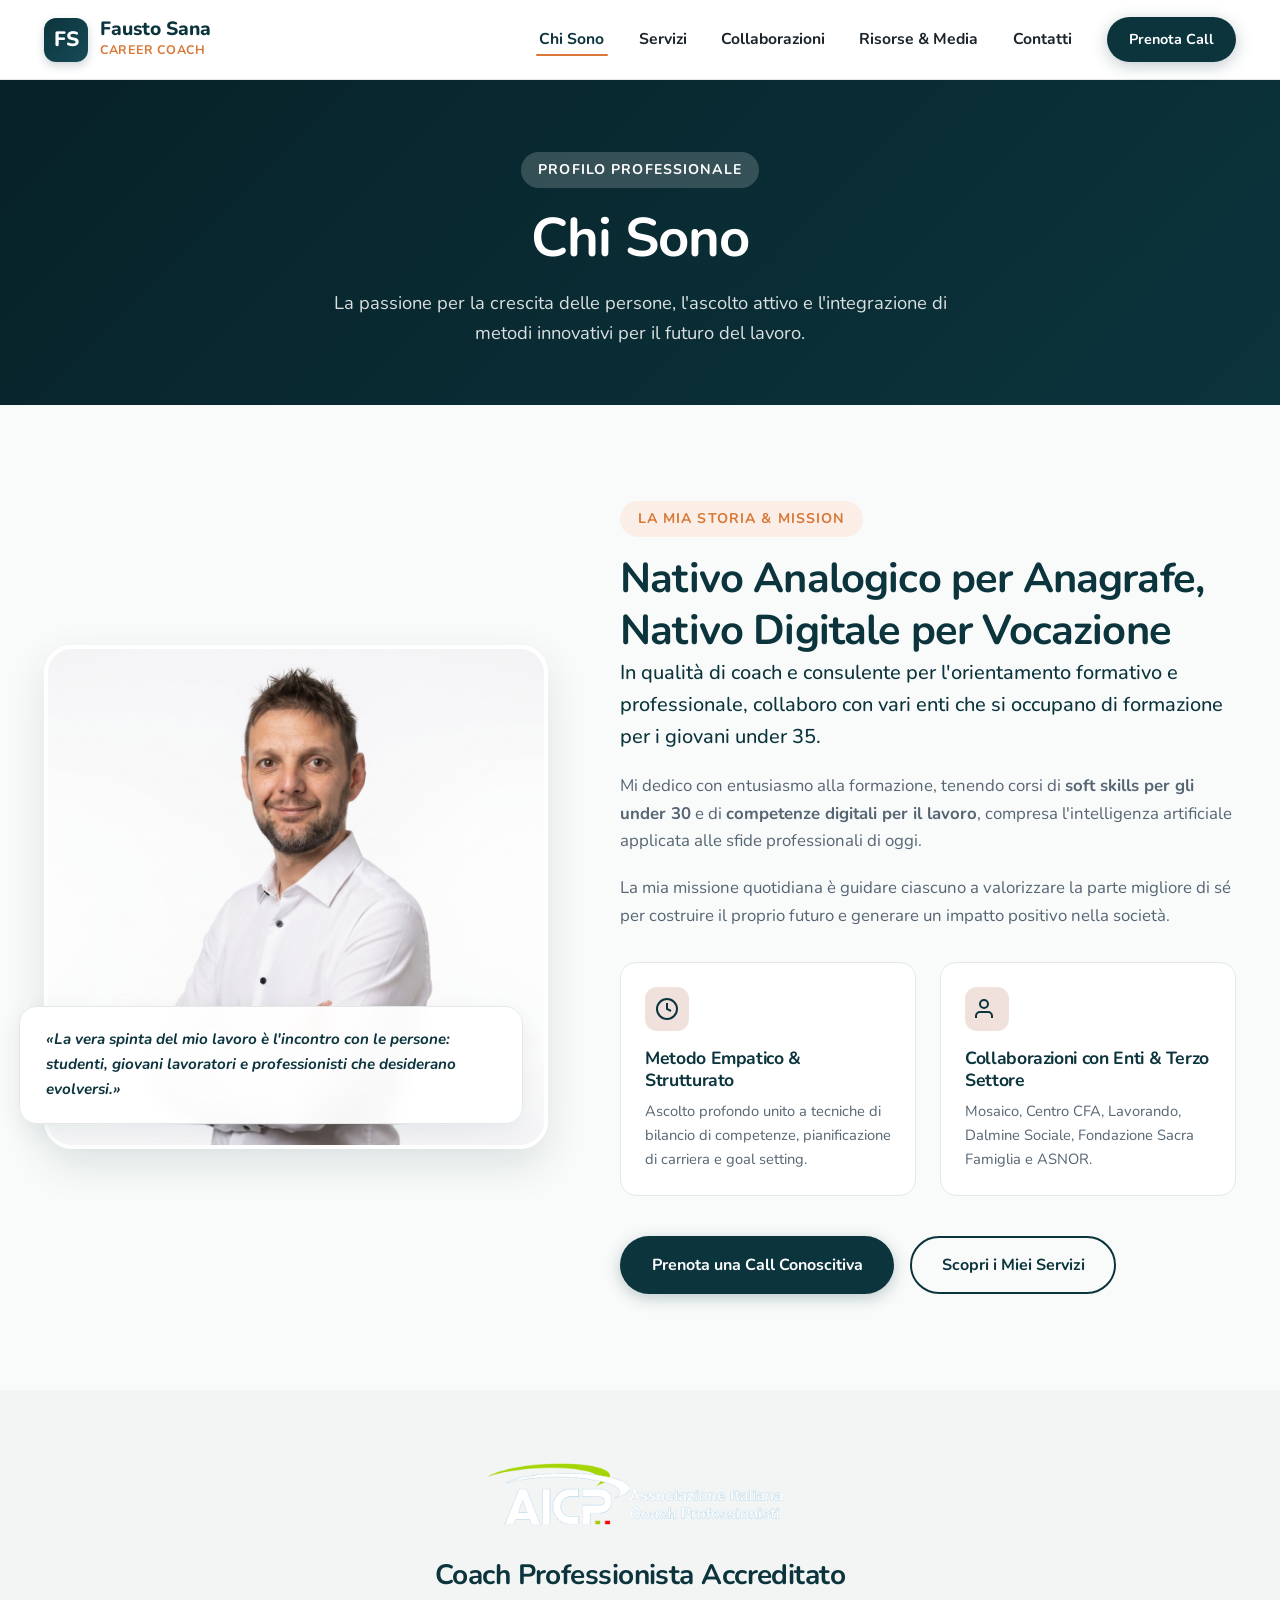
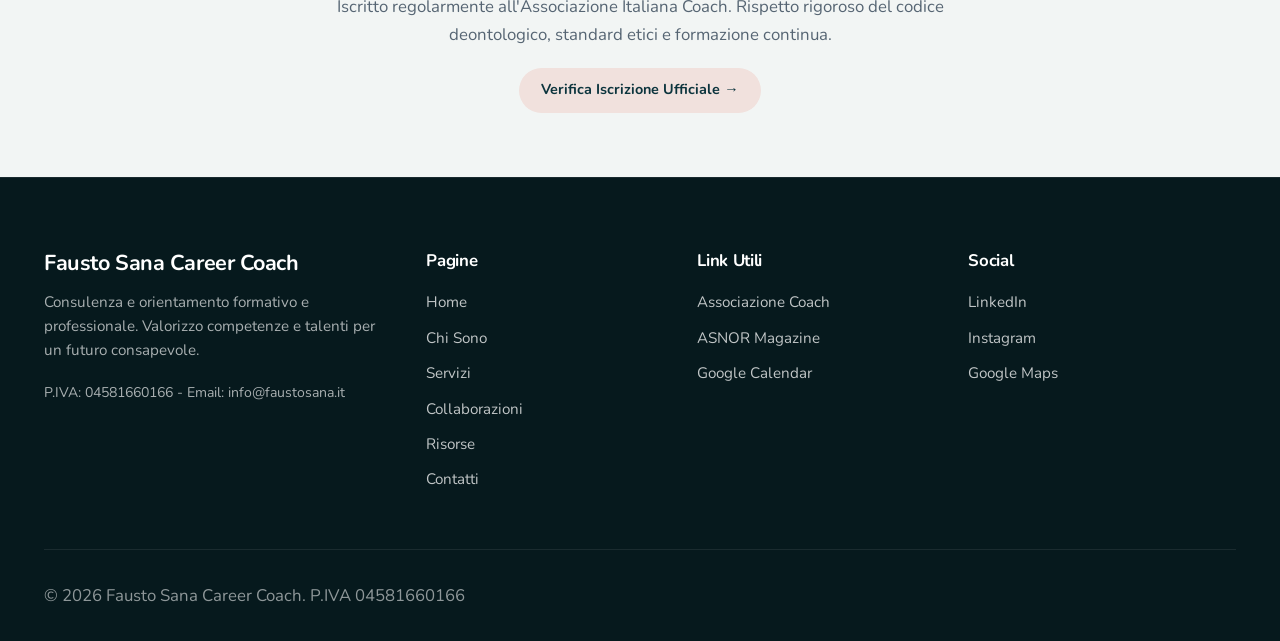
<file: chi-sono.html>
﻿<!DOCTYPE html>
<html lang="it">
<head>
  <meta charset="UTF-8">
  <meta name="viewport" content="width=device-width, initial-scale=1.0">
  <title>Chi Sono | Fausto Sana Career Coach</title>
  <meta name="description" content="Conosci da vicino Fausto Sana: coach professionista e orientatore. Oltre 8 anni di esperienza con giovani under 35, studenti, enti di formazione e terzo settore.">
  <link rel="stylesheet" href="style.css">
  <link rel="icon" type="image/svg+xml" href="data:image/svg+xml,<svg xmlns='http://www.w3.org/2000/svg' viewBox='0 0 100 100'><rect width='100' height='100' rx='20' fill='%230c343d'/><text x='50%' y='68%' font-size='55' font-family='Arial Rounded MT Bold, sans-serif' font-weight='bold' fill='%23ffffff' text-anchor='middle'>FS</text></svg>">
</head>
<body>

  <!-- Site Header -->
  <header class="site-header" id="top">
    <div class="container header-container">
      <a href="index.html" class="brand-logo" aria-label="Fausto Sana Home">
        <div class="brand-icon-box">FS</div>
        <div class="brand-text">
          <span class="brand-name">Fausto Sana</span>
          <span class="brand-tagline">Career Coach</span>
        </div>
      </a>

      <nav class="main-nav" aria-label="Navigazione principale">
        <ul class="nav-links">
          <li><a href="chi-sono.html" class="nav-link active">Chi Sono</a></li>
          <li><a href="servizi.html" class="nav-link">Servizi</a></li>
          <li><a href="collaborazioni.html" class="nav-link">Collaborazioni</a></li>
          <li><a href="risorse.html" class="nav-link">Risorse & Media</a></li>
          <li><a href="contatti.html" class="nav-link">Contatti</a></li>
        </ul>

        <div class="header-cta">
          <a href="https://calendar.app.google/LezU9nVf5arMyUR56" target="_blank" rel="noopener noreferrer" class="btn btn-primary btn-sm">
            Prenota Call
          </a>
        </div>
      </nav>

      <button class="mobile-toggle" aria-label="Apri menu mobile" aria-expanded="false">
        <svg width="26" height="26" viewBox="0 0 24 24" fill="none" stroke="currentColor" stroke-width="2"><line x1="3" y1="12" x2="21" y2="12"></line><line x1="3" y1="6" x2="21" y2="6"></line><line x1="3" y1="18" x2="21" y2="18"></line></svg>
      </button>
    </div>
  </header>

  <!-- Page Banner -->
  <div style="background: linear-gradient(135deg, var(--color-primary-dark), var(--color-primary)); color: #fff; padding: 4.5rem 0 3.5rem 0; text-align: center;">
    <div class="container">
      <span class="section-badge badge-white">Profilo Professionale</span>
      <h1 style="color: #fff; margin-bottom: 1rem;">Chi Sono</h1>
      <p style="color: rgba(255,255,255,0.85); max-width: 650px; margin: 0 auto; font-size: 1.15rem;">
        La passione per la crescita delle persone, l'ascolto attivo e l'integrazione di metodi innovativi per il futuro del lavoro.
      </p>
    </div>
  </div>

  <!-- Detailed About Content -->
  <section class="section">
    <div class="container">
      <div class="about-grid">
        <div class="about-media">
          <div class="about-img-frame">
            <img src="fausto-sana-portrait.jpg" alt="Fausto Sana Career Coach" class="about-img">
          </div>
          <div class="about-quote-card">
            <p>«La vera spinta del mio lavoro è l'incontro con le persone: studenti, giovani lavoratori e professionisti che desiderano evolversi.»</p>
          </div>
        </div>

        <div class="about-content">
          <span class="section-badge badge-accent">La Mia Storia & Mission</span>
          <h2>Nativo Analogico per Anagrafe, Nativo Digitale per Vocazione</h2>

          <p class="lead">
            In qualità di coach e consulente per l'orientamento formativo e professionale, collaboro con vari enti che si occupano di formazione per i giovani under 35.
          </p>

          <p>
            Mi dedico con entusiasmo alla formazione, tenendo corsi di <strong>soft skills per gli under 30</strong> e di <strong>competenze digitali per il lavoro</strong>, compresa l'intelligenza artificiale applicata alle sfide professionali di oggi.
          </p>

          <p>
            La mia missione quotidiana è guidare ciascuno a valorizzare la parte migliore di sé per costruire il proprio futuro e generare un impatto positivo nella società.
          </p>

          <div class="about-highlights">
            <div class="highlight-box">
              <div class="highlight-icon">
                <svg width="24" height="24" viewBox="0 0 24 24" fill="none" stroke="currentColor" stroke-width="2"><circle cx="12" cy="12" r="10"></circle><polyline points="12 6 12 12 16 14"></polyline></svg>
              </div>
              <h4>Metodo Empatico & Strutturato</h4>
              <p>Ascolto profondo unito a tecniche di bilancio di competenze, pianificazione di carriera e goal setting.</p>
            </div>

            <div class="highlight-box">
              <div class="highlight-icon">
                <svg width="24" height="24" viewBox="0 0 24 24" fill="none" stroke="currentColor" stroke-width="2"><path d="M17 21v-2a4 4 0 0 0-4-4H5a4 4 0 0 0-4 4v2"></path><circle cx="9" cy="7" r="4"></circle></svg>
              </div>
              <h4>Collaborazioni con Enti & Terzo Settore</h4>
              <p>Mosaico, Centro CFA, Lavorando, Dalmine Sociale, Fondazione Sacra Famiglia e ASNOR.</p>
            </div>
          </div>

          <div style="display: flex; gap: 1rem; flex-wrap: wrap;">
            <a href="https://calendar.app.google/LezU9nVf5arMyUR56" target="_blank" rel="noopener noreferrer" class="btn btn-primary">
              Prenota una Call Conoscitiva
            </a>
            <a href="servizi.html" class="btn btn-outline">
              Scopri i Miei Servizi
            </a>
          </div>
        </div>
      </div>
    </div>
  </section>

  <!-- Accreditation Banner -->
  <section class="section section-alt" style="padding: 4rem 0;">
    <div class="container" style="text-align: center; max-width: 720px;">
      <img src="logo-associazionecoach.png" alt="Logo Associazione Coach" style="max-height: 80px; margin: 0 auto 1.5rem auto;">
      <h3>Coach Professionista Accreditato</h3>
      <p>Iscritto regolarmente all'Associazione Italiana Coach. Rispetto rigoroso del codice deontologico, standard etici e formazione continua.</p>
      <a href="https://associazionecoach.com/coach/fausto-sana/" target="_blank" rel="noopener noreferrer" class="btn btn-secondary btn-sm">
        Verifica Iscrizione Ufficiale →
      </a>
    </div>
  </section>

  <!-- Site Footer -->
  <footer class="site-footer">
    <div class="container">
      <div class="footer-grid">
        <div class="footer-brand">
          <h4>Fausto Sana Career Coach</h4>
          <p>Consulenza e orientamento formativo e professionale. Valorizzo competenze e talenti per un futuro consapevole.</p>
          <p style="margin-top: 1rem; font-size: 0.88rem;">P.IVA: 04581660166 - Email: info@faustosana.it</p>
        </div>
        <div class="footer-col">
          <h5>Pagine</h5>
          <div class="footer-links">
            <a href="index.html">Home</a>
            <a href="chi-sono.html">Chi Sono</a>
            <a href="servizi.html">Servizi</a>
            <a href="collaborazioni.html">Collaborazioni</a>
            <a href="risorse.html">Risorse</a>
            <a href="contatti.html">Contatti</a>
          </div>
        </div>
        <div class="footer-col">
          <h5>Link Utili</h5>
          <div class="footer-links">
            <a href="https://associazionecoach.com/coach/fausto-sana/" target="_blank">Associazione Coach</a>
            <a href="https://magazine.asnor.it/?s=sana+fausto" target="_blank">ASNOR Magazine</a>
            <a href="https://calendar.app.google/LezU9nVf5arMyUR56" target="_blank">Google Calendar</a>
          </div>
        </div>
        <div class="footer-col">
          <h5>Social</h5>
          <div class="footer-links">
            <a href="https://www.linkedin.com/in/fausto-sana/" target="_blank">LinkedIn</a>
            <a href="https://www.instagram.com/faustosana.careercoach/" target="_blank">Instagram</a>
            <a href="https://maps.app.goo.gl/xNa2UB5FN15zC3u29" target="_blank">Google Maps</a>
          </div>
        </div>
      </div>
      <div class="footer-bottom">
        <p>© 2026 Fausto Sana Career Coach. P.IVA 04581660166</p>
      </div>
    </div>
  </footer>

  <script src="main.js"></script>
</body>
</html>
</file>
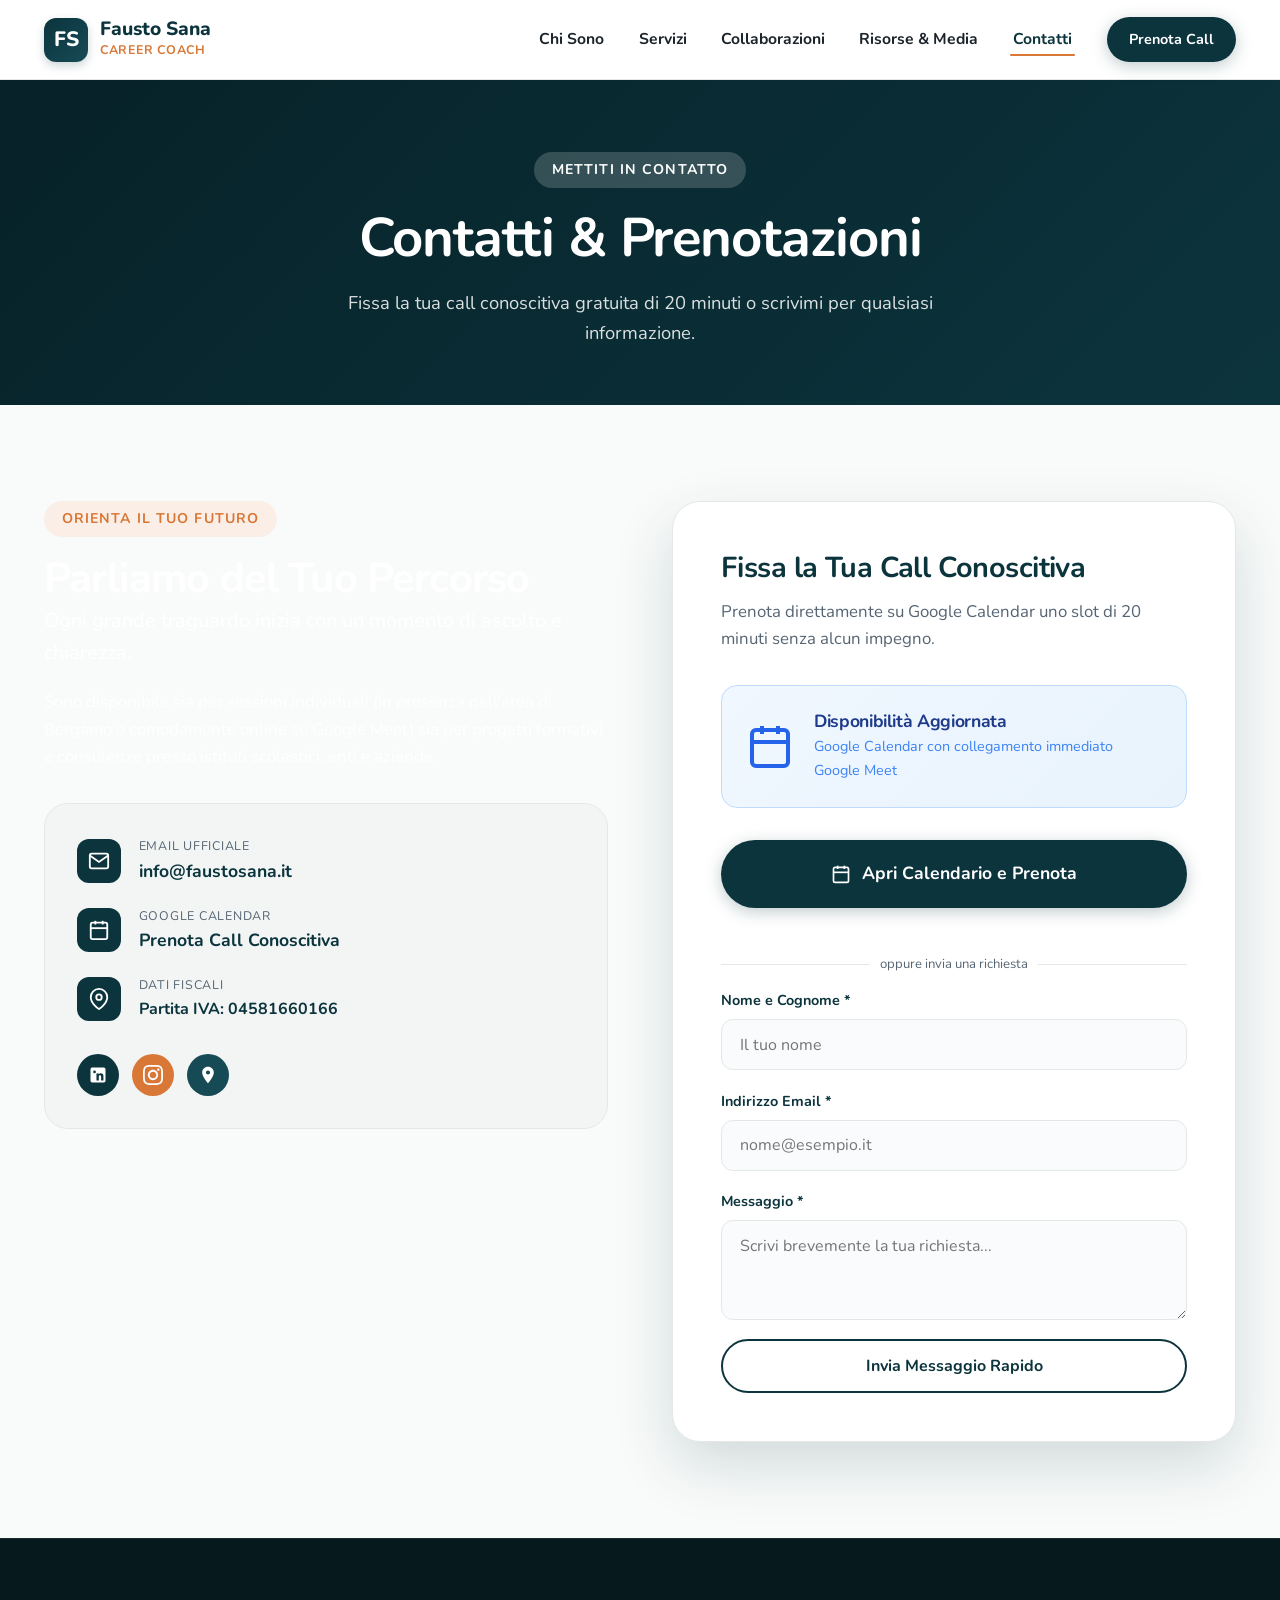
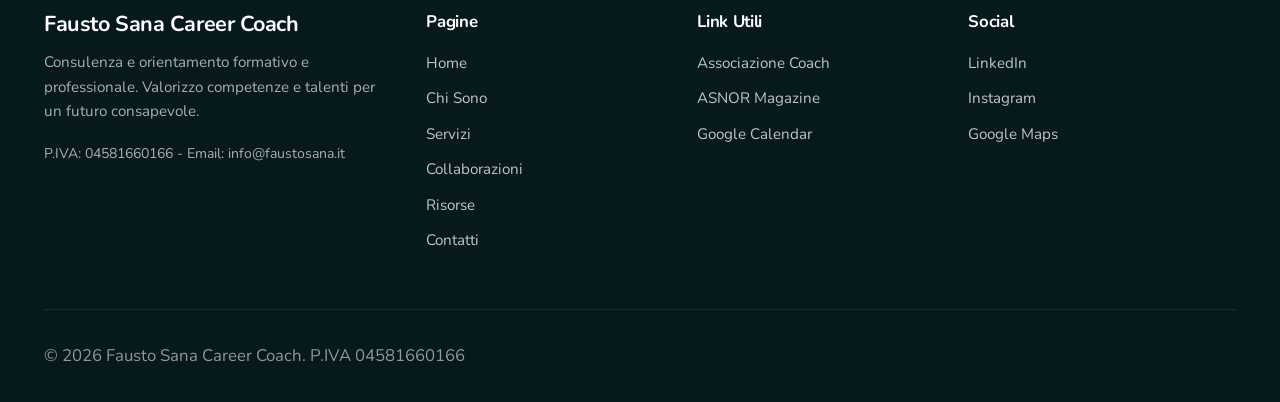
<file: contatti.html>
﻿<!DOCTYPE html>
<html lang="it">
<head>
  <meta charset="UTF-8">
  <meta name="viewport" content="width=device-width, initial-scale=1.0">
  <title>Contatti & Prenotazioni | Fausto Sana Career Coach</title>
  <meta name="description" content="Contatta Fausto Sana, Career Coach e Orientatore: prenota una videochiamata conoscitiva gratuita su Google Calendar o invia una richiesta via email.">
  <link rel="stylesheet" href="style.css">
  <link rel="icon" type="image/svg+xml" href="data:image/svg+xml,<svg xmlns='http://www.w3.org/2000/svg' viewBox='0 0 100 100'><rect width='100' height='100' rx='20' fill='%230c343d'/><text x='50%' y='68%' font-size='55' font-family='Arial Rounded MT Bold, sans-serif' font-weight='bold' fill='%23ffffff' text-anchor='middle'>FS</text></svg>">
</head>
<body>

  <!-- Site Header -->
  <header class="site-header" id="top">
    <div class="container header-container">
      <a href="index.html" class="brand-logo" aria-label="Fausto Sana Home">
        <div class="brand-icon-box">FS</div>
        <div class="brand-text">
          <span class="brand-name">Fausto Sana</span>
          <span class="brand-tagline">Career Coach</span>
        </div>
      </a>

      <nav class="main-nav" aria-label="Navigazione principale">
        <ul class="nav-links">
          <li><a href="chi-sono.html" class="nav-link">Chi Sono</a></li>
          <li><a href="servizi.html" class="nav-link">Servizi</a></li>
          <li><a href="collaborazioni.html" class="nav-link">Collaborazioni</a></li>
          <li><a href="risorse.html" class="nav-link">Risorse & Media</a></li>
          <li><a href="contatti.html" class="nav-link active">Contatti</a></li>
        </ul>

        <div class="header-cta">
          <a href="https://calendar.app.google/LezU9nVf5arMyUR56" target="_blank" rel="noopener noreferrer" class="btn btn-primary btn-sm">
            Prenota Call
          </a>
        </div>
      </nav>

      <button class="mobile-toggle" aria-label="Apri menu mobile" aria-expanded="false">
        <svg width="26" height="26" viewBox="0 0 24 24" fill="none" stroke="currentColor" stroke-width="2"><line x1="3" y1="12" x2="21" y2="12"></line><line x1="3" y1="6" x2="21" y2="6"></line><line x1="3" y1="18" x2="21" y2="18"></line></svg>
      </button>
    </div>
  </header>

  <!-- Page Banner -->
  <div style="background: linear-gradient(135deg, var(--color-primary-dark), var(--color-primary)); color: #fff; padding: 4.5rem 0 3.5rem 0; text-align: center;">
    <div class="container">
      <span class="section-badge badge-white">Mettiti in Contatto</span>
      <h1 style="color: #fff; margin-bottom: 1rem;">Contatti & Prenotazioni</h1>
      <p style="color: rgba(255,255,255,0.85); max-width: 650px; margin: 0 auto; font-size: 1.15rem;">
        Fissa la tua call conoscitiva gratuita di 20 minuti o scrivimi per qualsiasi informazione.
      </p>
    </div>
  </div>

  <!-- Contact Section -->
  <section class="section">
    <div class="container">
      <div class="contact-grid">
        <!-- Left: Info -->
        <div class="contact-info-col" style="color: var(--color-text);">
          <span class="section-badge badge-accent">Orienta il Tuo Futuro</span>
          <h2>Parliamo del Tuo Percorso</h2>
          <p class="lead">
            Ogni grande traguardo inizia con un momento di ascolto e chiarezza.
          </p>
          <p>
            Sono disponibile sia per sessioni individuali (in presenza nell'area di Bergamo o comodamente online su Google Meet) sia per progetti formativi e consulenze presso istituti scolastici, enti e aziende.
          </p>

          <div class="contact-card-box" style="background-color: var(--color-surface-alt); border-color: var(--color-border); color: var(--color-text);">
            <div class="contact-methods-list">
              <div class="contact-method-item">
                <div class="contact-method-icon" style="background-color: var(--color-primary); color: #fff;">
                  <svg width="22" height="22" viewBox="0 0 24 24" fill="none" stroke="currentColor" stroke-width="2"><path d="M4 4h16c1.1 0 2 .9 2 2v12c0 1.1-.9 2-2 2H4c-1.1 0-2-.9-2-2V6c0-1.1.9-2 2-2z"></path><polyline points="22,6 12,13 2,6"></polyline></svg>
                </div>
                <div class="contact-method-detail">
                  <small style="color: var(--color-text-muted);">Email Ufficiale</small>
                  <a href="mailto:info@faustosana.it" style="color: var(--color-primary);">info@faustosana.it</a>
                </div>
              </div>

              <div class="contact-method-item">
                <div class="contact-method-icon" style="background-color: var(--color-primary); color: #fff;">
                  <svg width="22" height="22" viewBox="0 0 24 24" fill="none" stroke="currentColor" stroke-width="2"><rect x="3" y="4" width="18" height="18" rx="2" ry="2"></rect><line x1="16" y1="2" x2="16" y2="6"></line><line x1="8" y1="2" x2="8" y2="6"></line><line x1="3" y1="10" x2="21" y2="10"></line></svg>
                </div>
                <div class="contact-method-detail">
                  <small style="color: var(--color-text-muted);">Google Calendar</small>
                  <a href="https://calendar.app.google/LezU9nVf5arMyUR56" target="_blank" rel="noopener noreferrer" style="color: var(--color-primary);">Prenota Call Conoscitiva</a>
                </div>
              </div>

              <div class="contact-method-item">
                <div class="contact-method-icon" style="background-color: var(--color-primary); color: #fff;">
                  <svg width="22" height="22" viewBox="0 0 24 24" fill="none" stroke="currentColor" stroke-width="2"><path d="M21 10c0 7-9 13-9 13s-9-6-9-13a9 9 0 0 1 18 0z"></path><circle cx="12" cy="10" r="3"></circle></svg>
                </div>
                <div class="contact-method-detail">
                  <small style="color: var(--color-text-muted);">Dati Fiscali</small>
                  <span style="font-family: var(--font-brand); font-weight: 700; color: var(--color-primary);">Partita IVA: 04581660166</span>
                </div>
              </div>
            </div>

            <div class="social-links-row" style="margin-top: 2rem;">
              <a href="https://www.linkedin.com/in/fausto-sana/" target="_blank" rel="noopener noreferrer" class="social-link-btn" style="background-color: var(--color-primary);" title="LinkedIn">
                <svg width="20" height="20" viewBox="0 0 24 24" fill="currentColor"><path d="M19 3a2 2 0 0 1 2 2v14a2 2 0 0 1-2 2H5a2 2 0 0 1-2-2V5a2 2 0 0 1 2-2h14m-.5 15.5v-5.3a3.26 3.26 0 0 0-3.26-3.26c-.85 0-1.84.52-2.28 1.3v-1.11h-2.79v8.37h2.79v-4.93c0-.77.62-1.4 1.39-1.4a1.4 1.4 0 0 1 1.4 1.4v4.93h2.75M6.46 10.9h2.79v8.37H6.46v-8.37M7.86 6.72a1.62 1.62 0 1 0 0 3.24 1.62 1.62 0 0 0 0-3.24z"/></svg>
              </a>
              <a href="https://www.instagram.com/faustosana.careercoach/" target="_blank" rel="noopener noreferrer" class="social-link-btn" style="background-color: var(--color-accent);" title="Instagram">
                <svg width="20" height="20" viewBox="0 0 24 24" fill="currentColor"><path d="M12 2.163c3.204 0 3.584.012 4.85.07 3.252.148 4.771 1.691 4.919 4.919.058 1.265.069 1.645.069 4.849 0 3.205-.012 3.584-.069 4.849-.149 3.225-1.664 4.771-4.919 4.919-1.266.058-1.644.07-4.85.07-3.204 0-3.584-.012-4.849-.07-3.26-.149-4.771-1.699-4.919-4.92-.058-1.265-.07-1.644-.07-4.849 0-3.204.013-3.583.07-4.849.149-3.227 1.664-4.771 4.919-4.919 1.266-.057 1.645-.069 4.849-.069zm0-2.163c-3.259 0-3.667.014-4.947.072-4.358.2-6.78 2.618-6.98 6.98-.059 1.281-.073 1.689-.073 4.948 0 3.259.014 3.668.072 4.948.2 4.358 2.618 6.78 6.98 6.98 1.281.058 1.689.072 4.948.072 3.259 0 3.668-.014 4.948-.072 4.354-.2 6.782-2.618 6.979-6.98.059-1.28.073-1.689.073-4.948 0-3.259-.014-3.667-.072-4.947-.196-4.354-2.617-6.78-6.979-6.98-1.281-.059-1.69-.073-4.949-.073zm0 5.838c-3.403 0-6.162 2.759-6.162 6.162s2.759 6.163 6.162 6.163 6.162-2.759 6.162-6.163c0-3.403-2.759-6.162-6.162-6.162zm0 10.162c-2.209 0-4-1.79-4-4 0-2.209 1.791-4 4-4s4 1.791 4 4c0 2.21-1.791 4-4 4zm6.406-11.845c-.796 0-1.441.645-1.441 1.44s.645 1.44 1.441 1.44c.795 0 1.439-.645 1.439-1.44s-.644-1.44-1.439-1.44z"/></svg>
              </a>
              <a href="https://maps.app.goo.gl/xNa2UB5FN15zC3u29" target="_blank" rel="noopener noreferrer" class="social-link-btn" style="background-color: var(--color-primary-light);" title="Google Maps">
                <svg width="20" height="20" viewBox="0 0 24 24" fill="currentColor"><path d="M12 2C8.13 2 5 5.13 5 9c0 5.25 7 13 7 13s7-7.75 7-13c0-3.87-3.13-7-7-7zm0 9.5a2.5 2.5 0 0 1 0-5 2.5 2.5 0 0 1 0 5z"/></svg>
              </a>
            </div>
          </div>
        </div>

        <!-- Right: Calendar Booking Card -->
        <div class="booking-col">
          <div class="booking-card" style="border: 1px solid var(--color-border);">
            <h3>Fissa la Tua Call Conoscitiva</h3>
            <p>Prenota direttamente su Google Calendar uno slot di 20 minuti senza alcun impegno.</p>

            <div class="calendar-banner">
              <svg class="calendar-icon" viewBox="0 0 24 24" fill="none" stroke="#2563eb" stroke-width="2"><rect x="3" y="4" width="18" height="18" rx="2" ry="2"></rect><line x1="16" y1="2" x2="16" y2="6"></line><line x1="8" y1="2" x2="8" y2="6"></line><line x1="3" y1="10" x2="21" y2="10"></line></svg>
              <div class="calendar-text">
                <h4>Disponibilità Aggiornata</h4>
                <p>Google Calendar con collegamento immediato Google Meet</p>
              </div>
            </div>

            <a href="https://calendar.app.google/LezU9nVf5arMyUR56" target="_blank" rel="noopener noreferrer" class="btn btn-primary btn-lg" style="width: 100%; margin-bottom: 2rem;">
              <svg width="20" height="20" viewBox="0 0 24 24" fill="none" stroke="currentColor" stroke-width="2"><rect x="3" y="4" width="18" height="18" rx="2" ry="2"></rect><line x1="16" y1="2" x2="16" y2="6"></line><line x1="8" y1="2" x2="8" y2="6"></line><line x1="3" y1="10" x2="21" y2="10"></line></svg>
              Apri Calendario e Prenota
            </a>

            <div style="position: relative; text-align: center; margin: 1.5rem 0;">
              <hr style="border: none; border-top: 1px solid var(--color-border);">
              <span style="position: absolute; top: -10px; left: 50%; transform: translateX(-50%); background: #fff; padding: 0 10px; font-size: 0.82rem; color: var(--color-text-muted);">oppure invia una richiesta</span>
            </div>

            <form class="contact-form" id="contactForm">
              <div class="form-group">
                <label for="name" class="form-label">Nome e Cognome *</label>
                <input type="text" id="name" class="form-control" placeholder="Il tuo nome" required>
              </div>

              <div class="form-group">
                <label for="email" class="form-label">Indirizzo Email *</label>
                <input type="email" id="email" class="form-control" placeholder="nome@esempio.it" required>
              </div>

              <div class="form-group">
                <label for="message" class="form-label">Messaggio *</label>
                <textarea id="message" class="form-control" rows="3" placeholder="Scrivi brevemente la tua richiesta..." required></textarea>
              </div>

              <button type="submit" class="btn btn-outline" style="width: 100%;">
                Invia Messaggio Rapido
              </button>
            </form>
          </div>
        </div>
      </div>
    </div>
  </section>

  <!-- Site Footer -->
  <footer class="site-footer">
    <div class="container">
      <div class="footer-grid">
        <div class="footer-brand">
          <h4>Fausto Sana Career Coach</h4>
          <p>Consulenza e orientamento formativo e professionale. Valorizzo competenze e talenti per un futuro consapevole.</p>
          <p style="margin-top: 1rem; font-size: 0.88rem;">P.IVA: 04581660166 - Email: info@faustosana.it</p>
        </div>
        <div class="footer-col">
          <h5>Pagine</h5>
          <div class="footer-links">
            <a href="index.html">Home</a>
            <a href="chi-sono.html">Chi Sono</a>
            <a href="servizi.html">Servizi</a>
            <a href="collaborazioni.html">Collaborazioni</a>
            <a href="risorse.html">Risorse</a>
            <a href="contatti.html">Contatti</a>
          </div>
        </div>
        <div class="footer-col">
          <h5>Link Utili</h5>
          <div class="footer-links">
            <a href="https://associazionecoach.com/coach/fausto-sana/" target="_blank">Associazione Coach</a>
            <a href="https://magazine.asnor.it/?s=sana+fausto" target="_blank">ASNOR Magazine</a>
            <a href="https://calendar.app.google/LezU9nVf5arMyUR56" target="_blank">Google Calendar</a>
          </div>
        </div>
        <div class="footer-col">
          <h5>Social</h5>
          <div class="footer-links">
            <a href="https://www.linkedin.com/in/fausto-sana/" target="_blank">LinkedIn</a>
            <a href="https://www.instagram.com/faustosana.careercoach/" target="_blank">Instagram</a>
            <a href="https://maps.app.goo.gl/xNa2UB5FN15zC3u29" target="_blank">Google Maps</a>
          </div>
        </div>
      </div>
      <div class="footer-bottom">
        <p>© 2026 Fausto Sana Career Coach. P.IVA 04581660166</p>
      </div>
    </div>
  </footer>

  <script src="main.js"></script>
</body>
</html>
</file>
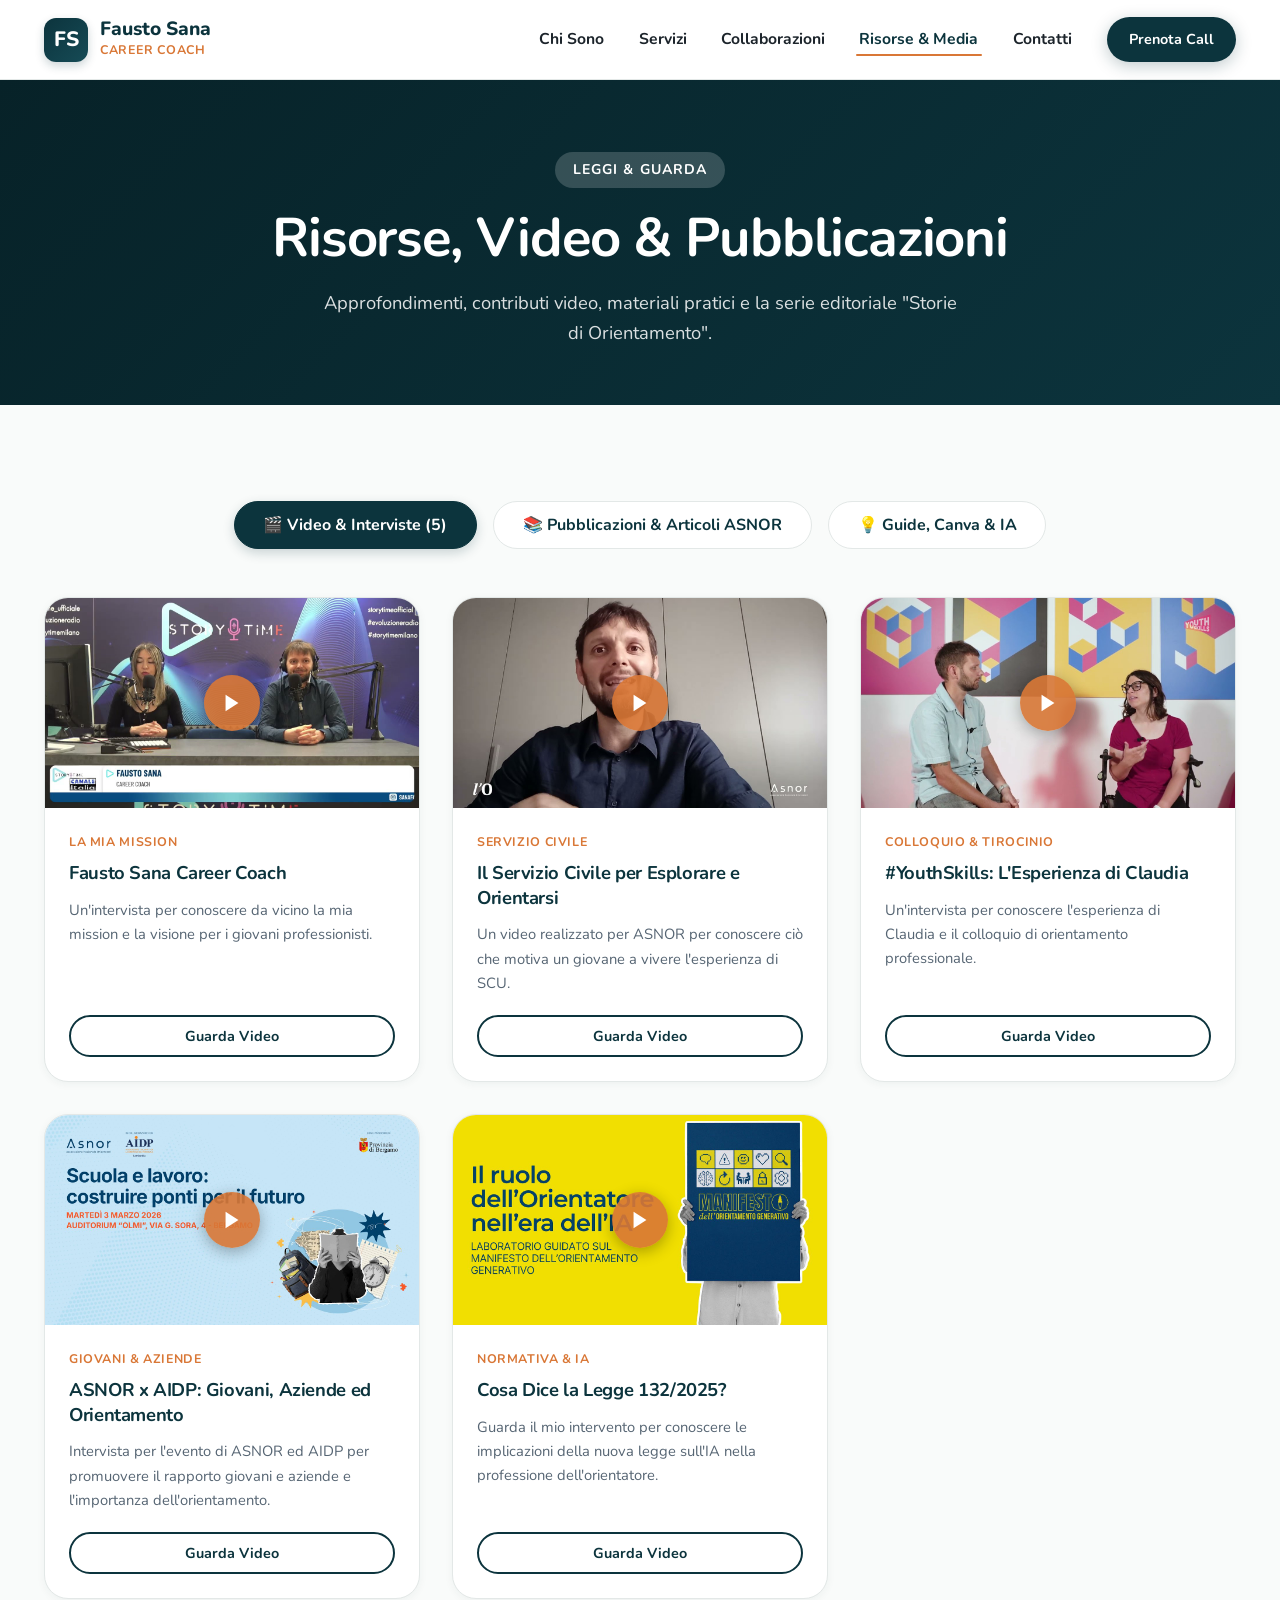
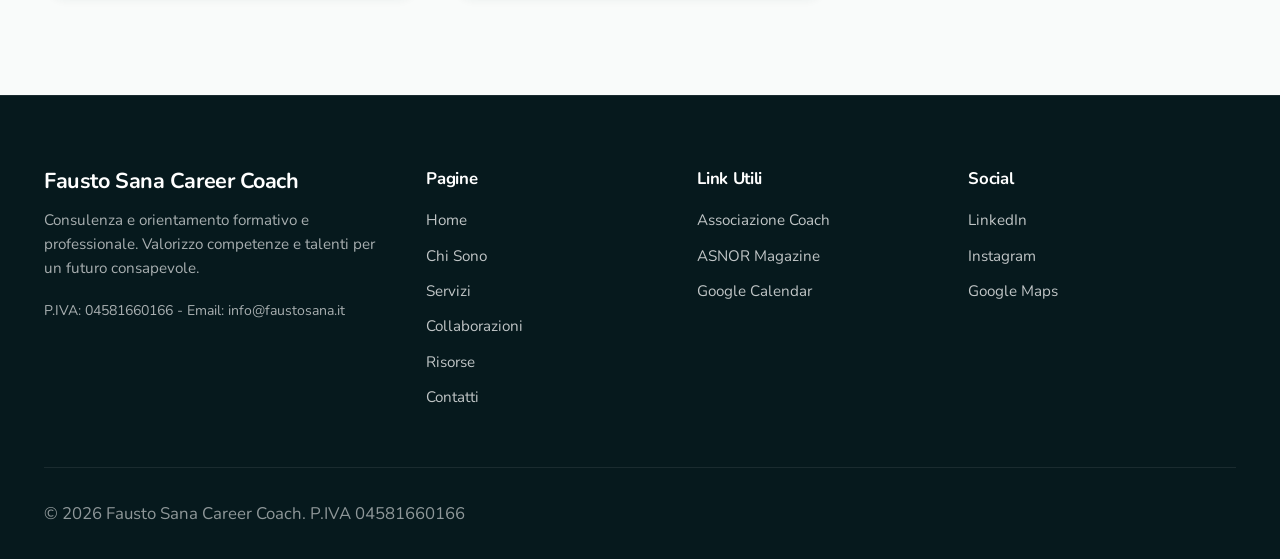
<file: risorse.html>
﻿<!DOCTYPE html>
<html lang="it">
<head>
  <meta charset="UTF-8">
  <meta name="viewport" content="width=device-width, initial-scale=1.0">
  <title>Risorse & Media | Fausto Sana Career Coach</title>
  <meta name="description" content="Video interviste, articoli su ASNOR Magazine, pubblicazioni della collana Storie di Orientamento, materiali didattici e presentazioni Canva di Fausto Sana.">
  <link rel="stylesheet" href="style.css">
  <link rel="icon" type="image/svg+xml" href="data:image/svg+xml,<svg xmlns='http://www.w3.org/2000/svg' viewBox='0 0 100 100'><rect width='100' height='100' rx='20' fill='%230c343d'/><text x='50%' y='68%' font-size='55' font-family='Arial Rounded MT Bold, sans-serif' font-weight='bold' fill='%23ffffff' text-anchor='middle'>FS</text></svg>">
</head>
<body>

  <!-- Site Header -->
  <header class="site-header" id="top">
    <div class="container header-container">
      <a href="index.html" class="brand-logo" aria-label="Fausto Sana Home">
        <div class="brand-icon-box">FS</div>
        <div class="brand-text">
          <span class="brand-name">Fausto Sana</span>
          <span class="brand-tagline">Career Coach</span>
        </div>
      </a>

      <nav class="main-nav" aria-label="Navigazione principale">
        <ul class="nav-links">
          <li><a href="chi-sono.html" class="nav-link">Chi Sono</a></li>
          <li><a href="servizi.html" class="nav-link">Servizi</a></li>
          <li><a href="collaborazioni.html" class="nav-link">Collaborazioni</a></li>
          <li><a href="risorse.html" class="nav-link active">Risorse & Media</a></li>
          <li><a href="contatti.html" class="nav-link">Contatti</a></li>
        </ul>

        <div class="header-cta">
          <a href="https://calendar.app.google/LezU9nVf5arMyUR56" target="_blank" rel="noopener noreferrer" class="btn btn-primary btn-sm">
            Prenota Call
          </a>
        </div>
      </nav>

      <button class="mobile-toggle" aria-label="Apri menu mobile" aria-expanded="false">
        <svg width="26" height="26" viewBox="0 0 24 24" fill="none" stroke="currentColor" stroke-width="2"><line x1="3" y1="12" x2="21" y2="12"></line><line x1="3" y1="6" x2="21" y2="6"></line><line x1="3" y1="18" x2="21" y2="18"></line></svg>
      </button>
    </div>
  </header>

  <!-- Page Banner -->
  <div style="background: linear-gradient(135deg, var(--color-primary-dark), var(--color-primary)); color: #fff; padding: 4.5rem 0 3.5rem 0; text-align: center;">
    <div class="container">
      <span class="section-badge badge-white">Leggi & Guarda</span>
      <h1 style="color: #fff; margin-bottom: 1rem;">Risorse, Video & Pubblicazioni</h1>
      <p style="color: rgba(255,255,255,0.85); max-width: 650px; margin: 0 auto; font-size: 1.15rem;">
        Approfondimenti, contributi video, materiali pratici e la serie editoriale "Storie di Orientamento".
      </p>
    </div>
  </div>

  <!-- Resources Content -->
  <section class="section">
    <div class="container">
      <!-- Tabs -->
      <div class="resource-tabs">
        <button class="tab-btn active" data-target="tab-video">🎬 Video & Interviste (5)</button>
        <button class="tab-btn" data-target="tab-articoli">📚 Pubblicazioni & Articoli ASNOR</button>
        <button class="tab-btn" data-target="tab-ia">💡 Guide, Canva & IA</button>
      </div>

      <!-- Tab 1: Video Interviste -->
      <div class="tab-panel active" id="tab-video">
        <div class="videos-grid">
          <!-- Video 1 -->
          <div class="video-card" data-youtube-id="9Ew6uJ-qhvg">
            <div class="video-thumb-wrap">
              <img src="video-mission.jpg" alt="Fausto Sana Career Coach mission interview" class="video-thumb">
              <div class="video-play-btn" aria-label="Riproduci Video">
                <svg width="22" height="22" viewBox="0 0 24 24" fill="currentColor"><polygon points="5 3 19 12 5 21 5 3"></polygon></svg>
              </div>
            </div>
            <div class="video-content">
              <span class="video-tag">La Mia Mission</span>
              <h4 class="video-title">Fausto Sana Career Coach</h4>
              <p class="video-description">Un'intervista per conoscere da vicino la mia mission e la visione per i giovani professionisti.</p>
              <button class="btn btn-outline btn-sm" style="margin-top: auto;">Guarda Video</button>
            </div>
          </div>

          <!-- Video 2 -->
          <div class="video-card" data-youtube-id="a0oVhg6VV3k">
            <div class="video-thumb-wrap">
              <img src="video-servizio-civile.jpg" alt="Servizio Civile Orientamento" class="video-thumb">
              <div class="video-play-btn" aria-label="Riproduci Video">
                <svg width="22" height="22" viewBox="0 0 24 24" fill="currentColor"><polygon points="5 3 19 12 5 21 5 3"></polygon></svg>
              </div>
            </div>
            <div class="video-content">
              <span class="video-tag">Servizio Civile</span>
              <h4 class="video-title">Il Servizio Civile per Esplorare e Orientarsi</h4>
              <p class="video-description">Un video realizzato per ASNOR per conoscere ciò che motiva un giovane a vivere l'esperienza di SCU.</p>
              <button class="btn btn-outline btn-sm" style="margin-top: auto;">Guarda Video</button>
            </div>
          </div>

          <!-- Video 3 -->
          <div class="video-card" data-youtube-id="smLr4YC1XJs">
            <div class="video-thumb-wrap">
              <img src="video-youthskills-claudia.jpg" alt="#YouthSkills Tirocinio" class="video-thumb">
              <div class="video-play-btn" aria-label="Riproduci Video">
                <svg width="22" height="22" viewBox="0 0 24 24" fill="currentColor"><polygon points="5 3 19 12 5 21 5 3"></polygon></svg>
              </div>
            </div>
            <div class="video-content">
              <span class="video-tag">Colloquio & Tirocinio</span>
              <h4 class="video-title">#YouthSkills: L'Esperienza di Claudia</h4>
              <p class="video-description">Un'intervista per conoscere l'esperienza di Claudia e il colloquio di orientamento professionale.</p>
              <button class="btn btn-outline btn-sm" style="margin-top: auto;">Guarda Video</button>
            </div>
          </div>

          <!-- Video 4 -->
          <div class="video-card" data-youtube-id="EDq0bSaA4Sc">
            <div class="video-thumb-wrap">
              <img src="video-asnor-aidp.jpg" alt="Asnor x AIDP Intervista Fausto Sana" class="video-thumb">
              <div class="video-play-btn" aria-label="Riproduci Video">
                <svg width="22" height="22" viewBox="0 0 24 24" fill="currentColor"><polygon points="5 3 19 12 5 21 5 3"></polygon></svg>
              </div>
            </div>
            <div class="video-content">
              <span class="video-tag">Giovani & Aziende</span>
              <h4 class="video-title">ASNOR x AIDP: Giovani, Aziende ed Orientamento</h4>
              <p class="video-description">Intervista per l'evento di ASNOR ed AIDP per promuovere il rapporto giovani e aziende e l'importanza dell'orientamento.</p>
              <button class="btn btn-outline btn-sm" style="margin-top: auto;">Guarda Video</button>
            </div>
          </div>

          <!-- Video 5 -->
          <div class="video-card" data-youtube-id="J7NEWvSvLwA">
            <div class="video-thumb-wrap">
              <img src="video-legge-132-2025.jpg" alt="Legge 132 2025 Orientamento" class="video-thumb">
              <div class="video-play-btn" aria-label="Riproduci Video">
                <svg width="22" height="22" viewBox="0 0 24 24" fill="currentColor"><polygon points="5 3 19 12 5 21 5 3"></polygon></svg>
              </div>
            </div>
            <div class="video-content">
              <span class="video-tag">Normativa & IA</span>
              <h4 class="video-title">Cosa Dice la Legge 132/2025?</h4>
              <p class="video-description">Guarda il mio intervento per conoscere le implicazioni della nuova legge sull'IA nella professione dell'orientatore.</p>
              <button class="btn btn-outline btn-sm" style="margin-top: auto;">Guarda Video</button>
            </div>
          </div>
        </div>
      </div>

      <!-- Tab 2: Articoli & Pubblicazioni ASNOR Magazine -->
      <div class="tab-panel" id="tab-articoli">
        <div class="articles-grid">
          <div class="article-card">
            <div class="article-img-wrap">
              <img src="asnor-storia-1.webp" alt="NEET in Italia" class="article-img">
            </div>
            <div class="article-body">
              <span class="article-source">ASNOR Magazine</span>
              <h4 class="article-title">NEET in Italia: Disuguaglianze e Riproduzione Sociale</h4>
              <a href="https://magazine.asnor.it/neet-italia-disuguaglianze-riproduzione-sociale/" target="_blank" rel="noopener noreferrer" class="article-link">
                Leggi l'articolo integrale →
              </a>
            </div>
          </div>

          <div class="article-card">
            <div class="article-img-wrap">
              <img src="asnor-storia-2.webp" alt="Il talento non nasce pronto" class="article-img">
            </div>
            <div class="article-body">
              <span class="article-source">ASNOR Magazine</span>
              <h4 class="article-title">Il Talento non Nasce Pronto: Coltivare il Potenziale</h4>
              <a href="https://magazine.asnor.it/il-talento-non-nasce-pronto/" target="_blank" rel="noopener noreferrer" class="article-link">
                Leggi l'articolo integrale →
              </a>
            </div>
          </div>

          <div class="article-card">
            <div class="article-img-wrap">
              <img src="asnor-storia-3.webp" alt="Intelligenza Artificiale 2026" class="article-img">
            </div>
            <div class="article-body">
              <span class="article-source">ASNOR Magazine</span>
              <h4 class="article-title">Intelligenza Artificiale: Anthropic e i Lavori del Futuro</h4>
              <a href="https://magazine.asnor.it/intelligenza-artificiale-anthropic-2026/" target="_blank" rel="noopener noreferrer" class="article-link">
                Leggi l'articolo integrale →
              </a>
            </div>
          </div>

          <div class="article-card">
            <div class="article-img-wrap">
              <img src="asnor-storia-4.jpg" alt="Educazione finanziaria under 35" class="article-img">
            </div>
            <div class="article-body">
              <span class="article-source">ASNOR Magazine</span>
              <h4 class="article-title">Educazione Finanziaria per gli Under 35</h4>
              <a href="https://magazine.asnor.it/educazione-finanziaria-under-35/" target="_blank" rel="noopener noreferrer" class="article-link">
                Leggi l'articolo integrale →
              </a>
            </div>
          </div>

          <div class="article-card">
            <div class="article-img-wrap">
              <img src="asnor-storia-6.jpg" alt="Guida pratica alla legge sull'IA" class="article-img">
            </div>
            <div class="article-body">
              <span class="article-source">ASNOR Magazine</span>
              <h4 class="article-title">Guida Pratica alla Legge sull'Intelligenza Artificiale</h4>
              <a href="https://magazine.asnor.it/guida-pratica-alla-legge-sull-ia/" target="_blank" rel="noopener noreferrer" class="article-link">
                Leggi l'articolo integrale →
              </a>
            </div>
          </div>

          <div class="article-card">
            <div class="article-img-wrap">
              <img src="asnor-storia-8.jpg" alt="Cronache orientanti" class="article-img">
            </div>
            <div class="article-body">
              <span class="article-source">ASNOR Magazine</span>
              <h4 class="article-title">Cronache Orientanti: Il Desiderio di Riscatto</h4>
              <a href="https://magazine.asnor.it/cronache-orientanti-il-desiderio-di-riscatto/" target="_blank" rel="noopener noreferrer" class="article-link">
                Leggi l'articolo integrale →
              </a>
            </div>
          </div>
        </div>

        <div style="text-align: center; margin-top: 2.5rem;">
          <a href="https://magazine.asnor.it/?s=sana+fausto" target="_blank" rel="noopener noreferrer" class="btn btn-primary">
            Tutti gli Articoli della Serie "Storie di Orientamento" su ASNOR →
          </a>
        </div>
      </div>

      <!-- Tab 3: Slide Canva & Materiali IA -->
      <div class="tab-panel" id="tab-ia">
        <div class="presentations-grid">
          <div class="presentation-card">
            <div class="presentation-icon">
              <svg width="28" height="28" viewBox="0 0 24 24" fill="none" stroke="currentColor" stroke-width="2"><path d="M21 16V8a2 2 0 0 0-1-1.73l-7-4a2 2 0 0 0-2 0l-7 4A2 2 0 0 0 3 8v8a2 2 0 0 0 1 1.73l7 4a2 2 0 0 0 2 0l7-4A2 2 0 0 0 21 16z"></path><polyline points="3.27 6.96 12 12.01 20.73 6.96"></polyline><line x1="12" y1="22.08" x2="12" y2="12"></line></svg>
            </div>
            <div class="presentation-content">
              <h4>Sostengo l'utilizzo dell'IA in orientamento - Aiutami a diffonderlo!</h4>
              <p>Condivisione aperta di risorse, modelli di prompt e metodologie per integrare l'Intelligenza Artificiale nelle sessioni di orientamento e coaching.</p>
              <a href="https://drive.google.com/drive/folders/1Xk_YlMT6X6FnX8CEjEcAERz2p7nJ-l_f?usp=sharing" target="_blank" rel="noopener noreferrer" class="btn btn-primary btn-sm">
                Apri Cartella Risorse su Google Drive
              </a>
            </div>
          </div>

          <div class="presentation-card">
            <div class="presentation-icon">
              <svg width="28" height="28" viewBox="0 0 24 24" fill="none" stroke="currentColor" stroke-width="2"><rect x="3" y="3" width="18" height="18" rx="2" ry="2"></rect><line x1="3" y1="9" x2="21" y2="9"></line><line x1="9" y1="21" x2="9" y2="9"></line></svg>
            </div>
            <div class="presentation-content">
              <h4>Presentazioni & Slide Interattive su Canva</h4>
              <p>Materiali didattici completi fruibili online per studenti, classi e gruppi di orientamento al lavoro.</p>
              <div style="display: flex; gap: 0.6rem; flex-wrap: wrap;">
                <a href="https://www.canva.com/design/DAGwElwlmPA/tgCBVbVoA64wq6thFXXE8w/view" target="_blank" rel="noopener noreferrer" class="btn btn-outline btn-sm">Kit Orientamento 1</a>
                <a href="https://www.canva.com/design/DAGwEtYUlpQ/0J9A4YVq5VQmGuSmw__2hA/view" target="_blank" rel="noopener noreferrer" class="btn btn-outline btn-sm">Kit Orientamento 2</a>
                <a href="https://www.canva.com/design/DAGwFF6wNBs/HH8qLnRDx8oan3s6qCkXrQ/view" target="_blank" rel="noopener noreferrer" class="btn btn-outline btn-sm">Kit Orientamento 3</a>
              </div>
            </div>
          </div>
        </div>
      </div>
    </div>
  </section>

  <!-- Video Modal -->
  <div class="video-modal-backdrop" aria-hidden="true">
    <div class="video-modal-content">
      <button class="video-modal-close" aria-label="Chiudi video">✕</button>
      <iframe class="video-modal-iframe" src="" allow="accelerometer; autoplay; clipboard-write; encrypted-media; gyroscope; picture-in-picture; web-share" allowfullscreen></iframe>
    </div>
  </div>

  <!-- Site Footer -->
  <footer class="site-footer">
    <div class="container">
      <div class="footer-grid">
        <div class="footer-brand">
          <h4>Fausto Sana Career Coach</h4>
          <p>Consulenza e orientamento formativo e professionale. Valorizzo competenze e talenti per un futuro consapevole.</p>
          <p style="margin-top: 1rem; font-size: 0.88rem;">P.IVA: 04581660166 - Email: info@faustosana.it</p>
        </div>
        <div class="footer-col">
          <h5>Pagine</h5>
          <div class="footer-links">
            <a href="index.html">Home</a>
            <a href="chi-sono.html">Chi Sono</a>
            <a href="servizi.html">Servizi</a>
            <a href="collaborazioni.html">Collaborazioni</a>
            <a href="risorse.html">Risorse</a>
            <a href="contatti.html">Contatti</a>
          </div>
        </div>
        <div class="footer-col">
          <h5>Link Utili</h5>
          <div class="footer-links">
            <a href="https://associazionecoach.com/coach/fausto-sana/" target="_blank">Associazione Coach</a>
            <a href="https://magazine.asnor.it/?s=sana+fausto" target="_blank">ASNOR Magazine</a>
            <a href="https://calendar.app.google/LezU9nVf5arMyUR56" target="_blank">Google Calendar</a>
          </div>
        </div>
        <div class="footer-col">
          <h5>Social</h5>
          <div class="footer-links">
            <a href="https://www.linkedin.com/in/fausto-sana/" target="_blank">LinkedIn</a>
            <a href="https://www.instagram.com/faustosana.careercoach/" target="_blank">Instagram</a>
            <a href="https://maps.app.goo.gl/xNa2UB5FN15zC3u29" target="_blank">Google Maps</a>
          </div>
        </div>
      </div>
      <div class="footer-bottom">
        <p>© 2026 Fausto Sana Career Coach. P.IVA 04581660166</p>
      </div>
    </div>
  </footer>

  <script src="main.js"></script>
</body>
</html>
</file>
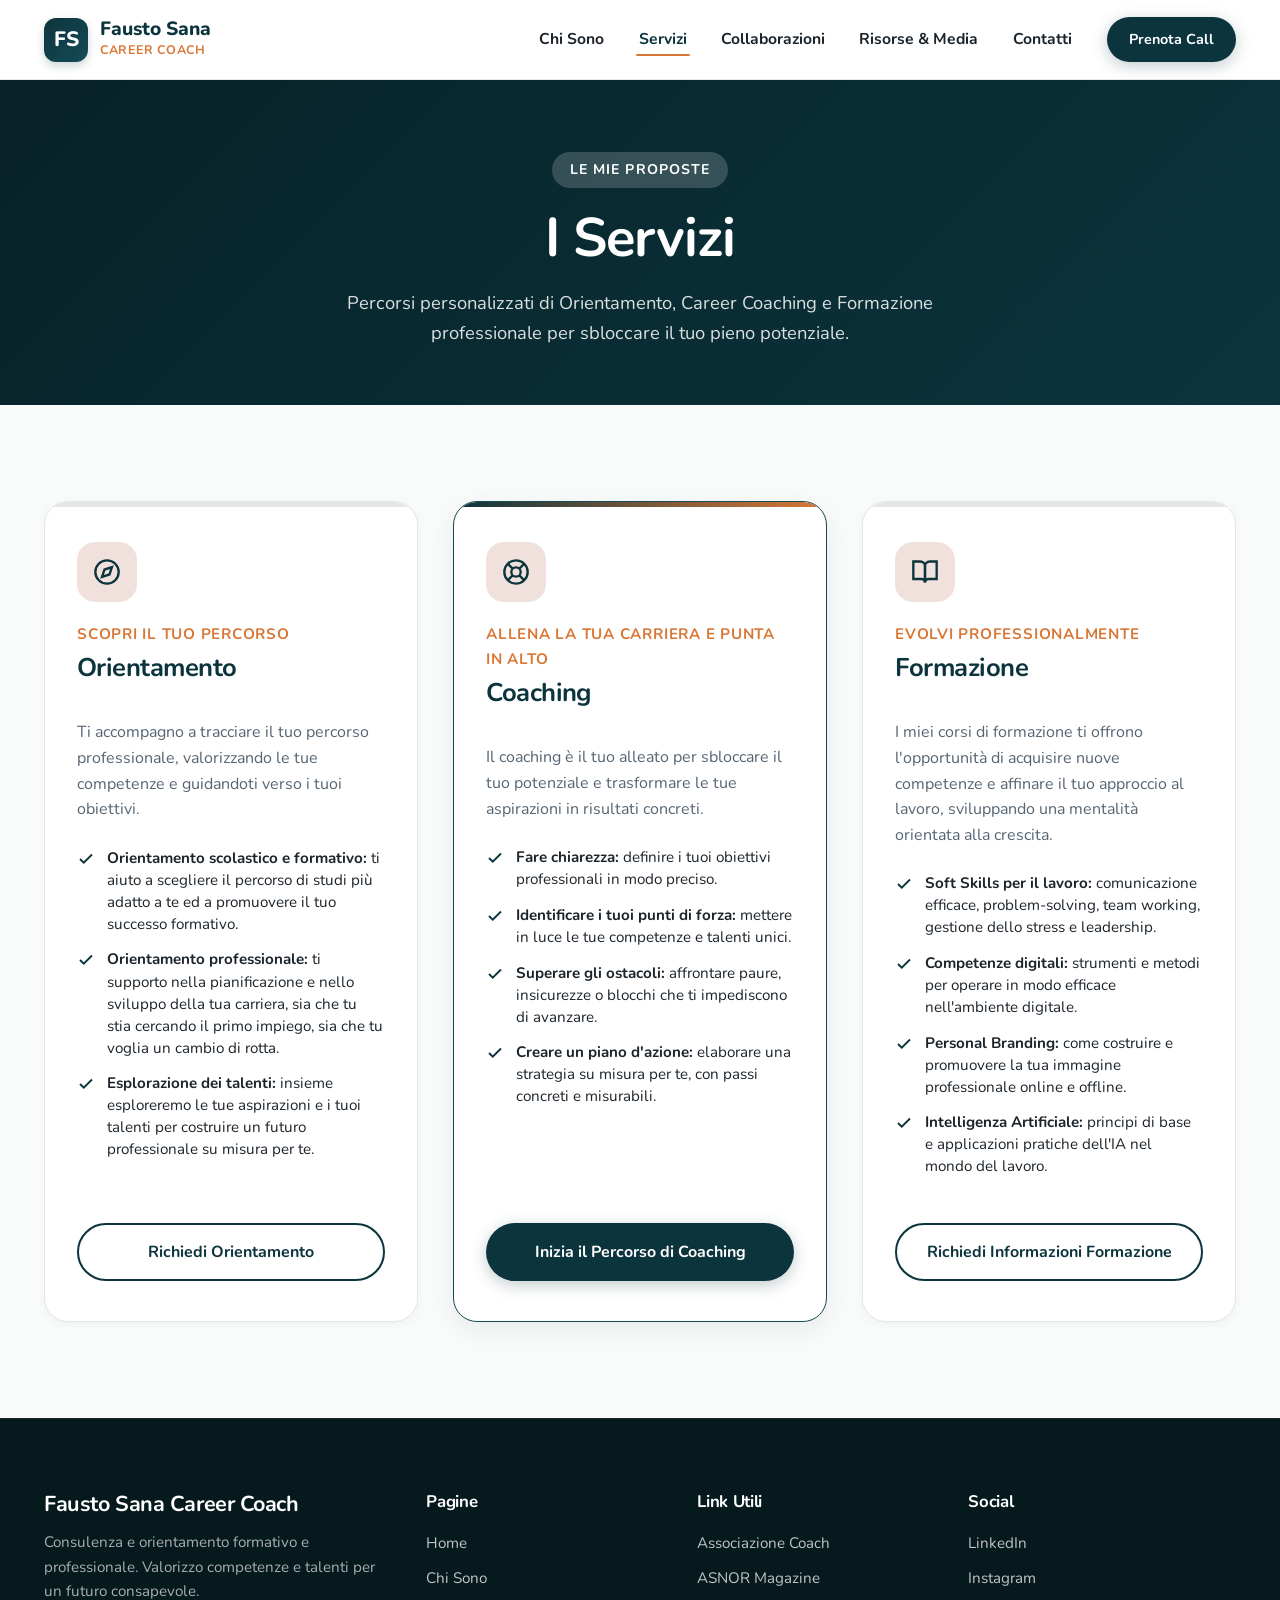
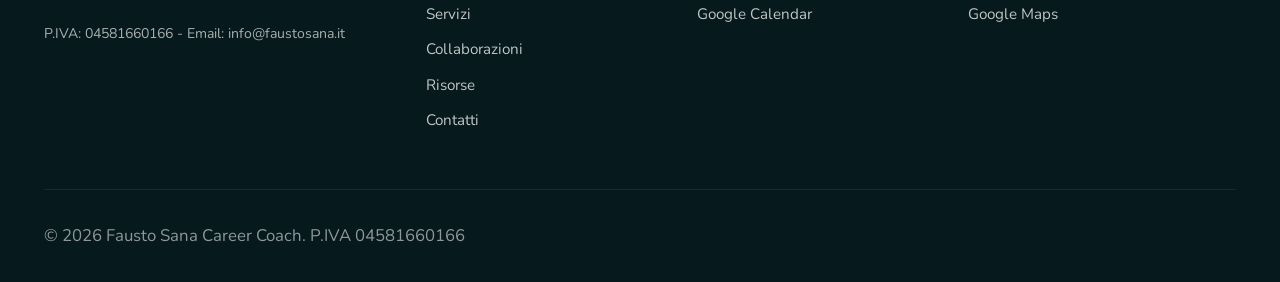
<file: servizi.html>
﻿<!DOCTYPE html>
<html lang="it">
<head>
  <meta charset="UTF-8">
  <meta name="viewport" content="width=device-width, initial-scale=1.0">
  <title>Servizi | Fausto Sana Career Coach</title>
  <meta name="description" content="Orientamento scolastico e professionale, Career Coaching e Formazione sulle Soft Skills e Intelligenza Artificiale con Fausto Sana.">
  <link rel="stylesheet" href="style.css">
  <link rel="icon" type="image/svg+xml" href="data:image/svg+xml,<svg xmlns='http://www.w3.org/2000/svg' viewBox='0 0 100 100'><rect width='100' height='100' rx='20' fill='%230c343d'/><text x='50%' y='68%' font-size='55' font-family='Arial Rounded MT Bold, sans-serif' font-weight='bold' fill='%23ffffff' text-anchor='middle'>FS</text></svg>">
</head>
<body>

  <!-- Site Header -->
  <header class="site-header" id="top">
    <div class="container header-container">
      <a href="index.html" class="brand-logo" aria-label="Fausto Sana Home">
        <div class="brand-icon-box">FS</div>
        <div class="brand-text">
          <span class="brand-name">Fausto Sana</span>
          <span class="brand-tagline">Career Coach</span>
        </div>
      </a>

      <nav class="main-nav" aria-label="Navigazione principale">
        <ul class="nav-links">
          <li><a href="chi-sono.html" class="nav-link">Chi Sono</a></li>
          <li><a href="servizi.html" class="nav-link active">Servizi</a></li>
          <li><a href="collaborazioni.html" class="nav-link">Collaborazioni</a></li>
          <li><a href="risorse.html" class="nav-link">Risorse & Media</a></li>
          <li><a href="contatti.html" class="nav-link">Contatti</a></li>
        </ul>

        <div class="header-cta">
          <a href="https://calendar.app.google/LezU9nVf5arMyUR56" target="_blank" rel="noopener noreferrer" class="btn btn-primary btn-sm">
            Prenota Call
          </a>
        </div>
      </nav>

      <button class="mobile-toggle" aria-label="Apri menu mobile" aria-expanded="false">
        <svg width="26" height="26" viewBox="0 0 24 24" fill="none" stroke="currentColor" stroke-width="2"><line x1="3" y1="12" x2="21" y2="12"></line><line x1="3" y1="6" x2="21" y2="6"></line><line x1="3" y1="18" x2="21" y2="18"></line></svg>
      </button>
    </div>
  </header>

  <!-- Page Banner -->
  <div style="background: linear-gradient(135deg, var(--color-primary-dark), var(--color-primary)); color: #fff; padding: 4.5rem 0 3.5rem 0; text-align: center;">
    <div class="container">
      <span class="section-badge badge-white">Le Mie Proposte</span>
      <h1 style="color: #fff; margin-bottom: 1rem;">I Servizi</h1>
      <p style="color: rgba(255,255,255,0.85); max-width: 650px; margin: 0 auto; font-size: 1.15rem;">
        Percorsi personalizzati di Orientamento, Career Coaching e Formazione professionale per sbloccare il tuo pieno potenziale.
      </p>
    </div>
  </div>

  <!-- Services Section -->
  <section class="section">
    <div class="container">
      <div class="services-grid">
        <!-- Service 1: Orientamento -->
        <div class="service-card">
          <div class="service-header">
            <div class="service-icon-wrap">
              <svg width="28" height="28" viewBox="0 0 24 24" fill="none" stroke="currentColor" stroke-width="2"><circle cx="12" cy="12" r="10"></circle><polygon points="16.24 7.76 14.12 14.12 7.76 16.24 9.88 9.88 16.24 7.76"></polygon></svg>
            </div>
            <div class="service-subtitle">Scopri il tuo percorso</div>
            <h3 class="service-title">Orientamento</h3>
          </div>
          <p class="service-summary">
            Ti accompagno a tracciare il tuo percorso professionale, valorizzando le tue competenze e guidandoti verso i tuoi obiettivi.
          </p>
          <ul class="service-list">
            <li class="service-list-item">
              <span class="service-check"><svg width="18" height="18" viewBox="0 0 24 24" fill="none" stroke="currentColor" stroke-width="2.5"><polyline points="20 6 9 17 4 12"></polyline></svg></span>
              <span><strong>Orientamento scolastico e formativo:</strong> ti aiuto a scegliere il percorso di studi più adatto a te ed a promuovere il tuo successo formativo.</span>
            </li>
            <li class="service-list-item">
              <span class="service-check"><svg width="18" height="18" viewBox="0 0 24 24" fill="none" stroke="currentColor" stroke-width="2.5"><polyline points="20 6 9 17 4 12"></polyline></svg></span>
              <span><strong>Orientamento professionale:</strong> ti supporto nella pianificazione e nello sviluppo della tua carriera, sia che tu stia cercando il primo impiego, sia che tu voglia un cambio di rotta.</span>
            </li>
            <li class="service-list-item">
              <span class="service-check"><svg width="18" height="18" viewBox="0 0 24 24" fill="none" stroke="currentColor" stroke-width="2.5"><polyline points="20 6 9 17 4 12"></polyline></svg></span>
              <span><strong>Esplorazione dei talenti:</strong> insieme esploreremo le tue aspirazioni e i tuoi talenti per costruire un futuro professionale su misura per te.</span>
            </li>
          </ul>
          <div class="service-cta">
            <a href="https://calendar.app.google/LezU9nVf5arMyUR56" target="_blank" rel="noopener noreferrer" class="btn btn-outline" style="width: 100%;">
              Richiedi Orientamento
            </a>
          </div>
        </div>

        <!-- Service 2: Coaching (Featured) -->
        <div class="service-card card-featured">
          <div class="service-header">
            <div class="service-icon-wrap">
              <svg width="28" height="28" viewBox="0 0 24 24" fill="none" stroke="currentColor" stroke-width="2"><circle cx="12" cy="12" r="10"></circle><path d="m4.93 4.93 4.24 4.24"></path><path d="m14.83 9.17 4.24-4.24"></path><path d="m14.83 14.83 4.24 4.24"></path><path d="m9.17 14.83-4.24 4.24"></path><circle cx="12" cy="12" r="4"></circle></svg>
            </div>
            <div class="service-subtitle">Allena la tua carriera e punta in alto</div>
            <h3 class="service-title">Coaching</h3>
          </div>
          <p class="service-summary">
            Il coaching è il tuo alleato per sbloccare il tuo potenziale e trasformare le tue aspirazioni in risultati concreti.
          </p>
          <ul class="service-list">
            <li class="service-list-item">
              <span class="service-check"><svg width="18" height="18" viewBox="0 0 24 24" fill="none" stroke="currentColor" stroke-width="2.5"><polyline points="20 6 9 17 4 12"></polyline></svg></span>
              <span><strong>Fare chiarezza:</strong> definire i tuoi obiettivi professionali in modo preciso.</span>
            </li>
            <li class="service-list-item">
              <span class="service-check"><svg width="18" height="18" viewBox="0 0 24 24" fill="none" stroke="currentColor" stroke-width="2.5"><polyline points="20 6 9 17 4 12"></polyline></svg></span>
              <span><strong>Identificare i tuoi punti di forza:</strong> mettere in luce le tue competenze e talenti unici.</span>
            </li>
            <li class="service-list-item">
              <span class="service-check"><svg width="18" height="18" viewBox="0 0 24 24" fill="none" stroke="currentColor" stroke-width="2.5"><polyline points="20 6 9 17 4 12"></polyline></svg></span>
              <span><strong>Superare gli ostacoli:</strong> affrontare paure, insicurezze o blocchi che ti impediscono di avanzare.</span>
            </li>
            <li class="service-list-item">
              <span class="service-check"><svg width="18" height="18" viewBox="0 0 24 24" fill="none" stroke="currentColor" stroke-width="2.5"><polyline points="20 6 9 17 4 12"></polyline></svg></span>
              <span><strong>Creare un piano d'azione:</strong> elaborare una strategia su misura per te, con passi concreti e misurabili.</span>
            </li>
          </ul>
          <div class="service-cta">
            <a href="https://calendar.app.google/LezU9nVf5arMyUR56" target="_blank" rel="noopener noreferrer" class="btn btn-primary" style="width: 100%;">
              Inizia il Percorso di Coaching
            </a>
          </div>
        </div>

        <!-- Service 3: Formazione -->
        <div class="service-card">
          <div class="service-header">
            <div class="service-icon-wrap">
              <svg width="28" height="28" viewBox="0 0 24 24" fill="none" stroke="currentColor" stroke-width="2"><path d="M2 3h6a4 4 0 0 1 4 4v14a3 3 0 0 0-3-3H2z"></path><path d="M22 3h-6a4 4 0 0 0-4 4v14a3 3 0 0 1 3-3h7z"></path></svg>
            </div>
            <div class="service-subtitle">Evolvi professionalmente</div>
            <h3 class="service-title">Formazione</h3>
          </div>
          <p class="service-summary">
            I miei corsi di formazione ti offrono l'opportunità di acquisire nuove competenze e affinare il tuo approccio al lavoro, sviluppando una mentalità orientata alla crescita.
          </p>
          <ul class="service-list">
            <li class="service-list-item">
              <span class="service-check"><svg width="18" height="18" viewBox="0 0 24 24" fill="none" stroke="currentColor" stroke-width="2.5"><polyline points="20 6 9 17 4 12"></polyline></svg></span>
              <span><strong>Soft Skills per il lavoro:</strong> comunicazione efficace, problem-solving, team working, gestione dello stress e leadership.</span>
            </li>
            <li class="service-list-item">
              <span class="service-check"><svg width="18" height="18" viewBox="0 0 24 24" fill="none" stroke="currentColor" stroke-width="2.5"><polyline points="20 6 9 17 4 12"></polyline></svg></span>
              <span><strong>Competenze digitali:</strong> strumenti e metodi per operare in modo efficace nell'ambiente digitale.</span>
            </li>
            <li class="service-list-item">
              <span class="service-check"><svg width="18" height="18" viewBox="0 0 24 24" fill="none" stroke="currentColor" stroke-width="2.5"><polyline points="20 6 9 17 4 12"></polyline></svg></span>
              <span><strong>Personal Branding:</strong> come costruire e promuovere la tua immagine professionale online e offline.</span>
            </li>
            <li class="service-list-item">
              <span class="service-check"><svg width="18" height="18" viewBox="0 0 24 24" fill="none" stroke="currentColor" stroke-width="2.5"><polyline points="20 6 9 17 4 12"></polyline></svg></span>
              <span><strong>Intelligenza Artificiale:</strong> principi di base e applicazioni pratiche dell'IA nel mondo del lavoro.</span>
            </li>
          </ul>
          <div class="service-cta">
            <a href="https://calendar.app.google/LezU9nVf5arMyUR56" target="_blank" rel="noopener noreferrer" class="btn btn-outline" style="width: 100%;">
              Richiedi Informazioni Formazione
            </a>
          </div>
        </div>
      </div>
    </div>
  </section>

  <!-- Site Footer -->
  <footer class="site-footer">
    <div class="container">
      <div class="footer-grid">
        <div class="footer-brand">
          <h4>Fausto Sana Career Coach</h4>
          <p>Consulenza e orientamento formativo e professionale. Valorizzo competenze e talenti per un futuro consapevole.</p>
          <p style="margin-top: 1rem; font-size: 0.88rem;">P.IVA: 04581660166 - Email: info@faustosana.it</p>
        </div>
        <div class="footer-col">
          <h5>Pagine</h5>
          <div class="footer-links">
            <a href="index.html">Home</a>
            <a href="chi-sono.html">Chi Sono</a>
            <a href="servizi.html">Servizi</a>
            <a href="collaborazioni.html">Collaborazioni</a>
            <a href="risorse.html">Risorse</a>
            <a href="contatti.html">Contatti</a>
          </div>
        </div>
        <div class="footer-col">
          <h5>Link Utili</h5>
          <div class="footer-links">
            <a href="https://associazionecoach.com/coach/fausto-sana/" target="_blank">Associazione Coach</a>
            <a href="https://magazine.asnor.it/?s=sana+fausto" target="_blank">ASNOR Magazine</a>
            <a href="https://calendar.app.google/LezU9nVf5arMyUR56" target="_blank">Google Calendar</a>
          </div>
        </div>
        <div class="footer-col">
          <h5>Social</h5>
          <div class="footer-links">
            <a href="https://www.linkedin.com/in/fausto-sana/" target="_blank">LinkedIn</a>
            <a href="https://www.instagram.com/faustosana.careercoach/" target="_blank">Instagram</a>
            <a href="https://maps.app.goo.gl/xNa2UB5FN15zC3u29" target="_blank">Google Maps</a>
          </div>
        </div>
      </div>
      <div class="footer-bottom">
        <p>© 2026 Fausto Sana Career Coach. P.IVA 04581660166</p>
      </div>
    </div>
  </footer>

  <script src="main.js"></script>
</body>
</html>
</file>
<file: style.css>
/* ==========================================================================
   FAUSTO SANA CAREER COACH - DESIGN SYSTEM & STYLESHEET
   Font: Arial Rounded (with modern fallbacks)
   Palette: Deep Teal (#0c343d), Warm Peach/Blush (#f1e1dd), Accent Gold (#d97736),
            Neutral Light (#f8fafb), Charcoal Text (#1c242b)
   ========================================================================== */

@import url('https://fonts.googleapis.com/css2?family=Comfortaa:wght@400;600;700&family=Nunito:ital,wght@0,300;0,400;0,600;0,700;0,800;1,400&family=Source+Sans+3:ital,wght@0,400;0,600;0,700;1,400&display=swap');

:root {
  /* Brand Typography - Arial Rounded preserved faithfully */
  --font-brand: "Arial Rounded MT Bold", "Arial Rounded", "Nunito", -apple-system, BlinkMacSystemFont, "Segoe UI", Roboto, sans-serif;
  --font-body: "Arial Rounded", "Nunito", -apple-system, BlinkMacSystemFont, "Segoe UI", Roboto, sans-serif;
  --font-serif: Georgia, serif;

  /* Color Palette */
  --color-primary: #0c343d;         /* Deep Teal Original Brand */
  --color-primary-light: #164b56;   /* Lighter Teal */
  --color-primary-dark: #072228;    /* Dark Teal */
  --color-accent: #d97736;          /* Energetic Terracotta / Warm Accent */
  --color-accent-light: #fbeee7;    /* Very soft warm tint */
  --color-secondary: #f1e1dd;       /* Original Warm Peach / Blush */
  --color-secondary-dark: #dfc3bc;  /* Peach hover */
  --color-gold: #c68a4c;            /* Subtle Gold */

  /* Neutral tones */
  --color-bg: #f9fbfa;              /* Fresh crisp background */
  --color-surface: #ffffff;         /* Pure white cards */
  --color-surface-alt: #f2f5f4;     /* Light alt section background */
  --color-border: #e3e8e7;          /* Soft border */
  --color-border-hover: #cbd5d3;    /* Border hover */
  --color-text: #1c242b;            /* Primary dark text */
  --color-text-muted: #566573;      /* Secondary descriptive text */
  --color-text-light: #8795a1;      /* Light meta text */
  --color-white: #ffffff;

  /* Shadows */
  --shadow-sm: 0 2px 8px rgba(12, 52, 61, 0.05);
  --shadow-md: 0 8px 24px rgba(12, 52, 61, 0.08);
  --shadow-lg: 0 16px 40px rgba(12, 52, 61, 0.12);
  --shadow-xl: 0 24px 60px rgba(12, 52, 61, 0.16);

  /* Transitions & Radii */
  --radius-sm: 8px;
  --radius-md: 16px;
  --radius-lg: 24px;
  --radius-pill: 9999px;
  --transition: all 0.3s cubic-bezier(0.25, 0.8, 0.25, 1);
  --transition-bounce: all 0.4s cubic-bezier(0.34, 1.56, 0.64, 1);

  /* Layout */
  --container-max: 1240px;
  --header-height: 80px;
}

/* Reset & Box Sizing */
*, *::before, *::after {
  box-sizing: border-box;
  margin: 0;
  padding: 0;
}

html {
  font-size: 16px;
  scroll-behavior: smooth;
  -webkit-font-smoothing: antialiased;
  -moz-osx-font-smoothing: grayscale;
}

body {
  font-family: var(--font-body);
  background-color: var(--color-bg);
  color: var(--color-text);
  line-height: 1.65;
  overflow-x: hidden;
}

/* Headings with Arial Rounded */
h1, h2, h3, h4, h5, h6 {
  font-family: var(--font-brand);
  color: var(--color-primary);
  line-height: 1.25;
  letter-spacing: -0.02em;
  font-weight: 700;
}

h1 { font-size: clamp(2.2rem, 4vw + 1rem, 3.4rem); }
h2 { font-size: clamp(1.8rem, 3vw + 0.5rem, 2.6rem); }
h3 { font-size: clamp(1.3rem, 2vw + 0.2rem, 1.75rem); }
h4 { font-size: 1.25rem; }

p {
  margin-bottom: 1.2rem;
  color: var(--color-text-muted);
  font-size: 1.05rem;
}

p.lead {
  font-size: 1.25rem;
  font-weight: 500;
  color: var(--color-primary);
  line-height: 1.6;
}

a {
  color: var(--color-primary);
  text-decoration: none;
  transition: var(--transition);
}

a:hover {
  color: var(--color-accent);
}

img {
  max-width: 100%;
  height: auto;
  display: block;
}

ul, ol {
  list-style: none;
}

/* Container */
.container {
  width: 100%;
  max-width: var(--container-max);
  margin-left: auto;
  margin-right: auto;
  padding-left: 1.5rem;
  padding-right: 1.5rem;
}

.container-narrow {
  max-width: 860px;
}

/* Section Common Styling */
.section {
  padding: 6rem 0;
  position: relative;
}

.section-alt {
  background-color: var(--color-surface-alt);
}

.section-teal {
  background-color: var(--color-primary);
  color: var(--color-white);
}

.section-teal h2,
.section-teal h3,
.section-teal p {
  color: var(--color-white);
}

.section-teal p {
  opacity: 0.9;
}

.section-header {
  text-align: center;
  max-width: 740px;
  margin: 0 auto 4rem auto;
}

.section-badge {
  display: inline-flex;
  align-items: center;
  gap: 0.5rem;
  padding: 0.4rem 1.1rem;
  background-color: var(--color-secondary);
  color: var(--color-primary);
  font-family: var(--font-brand);
  font-size: 0.88rem;
  font-weight: 700;
  border-radius: var(--radius-pill);
  text-transform: uppercase;
  letter-spacing: 0.08em;
  margin-bottom: 1rem;
}

.section-badge.badge-white {
  background-color: rgba(255, 255, 255, 0.18);
  color: var(--color-white);
}

.section-badge.badge-accent {
  background-color: var(--color-accent-light);
  color: var(--color-accent);
}

.section-subtitle {
  font-size: 1.15rem;
  margin-top: 1rem;
}

/* ==========================================================================
   BUTTONS & BADGES
   ========================================================================== */

.btn {
  display: inline-flex;
  align-items: center;
  justify-content: center;
  gap: 0.65rem;
  font-family: var(--font-brand);
  font-weight: 700;
  font-size: 1rem;
  padding: 0.85rem 1.85rem;
  border-radius: var(--radius-pill);
  cursor: pointer;
  border: 2px solid transparent;
  transition: var(--transition);
  text-align: center;
  white-space: nowrap;
}

.btn-primary {
  background-color: var(--color-primary);
  color: var(--color-white);
  box-shadow: 0 4px 16px rgba(12, 52, 61, 0.25);
}

.btn-primary:hover {
  background-color: var(--color-accent);
  color: var(--color-white);
  transform: translateY(-2px);
  box-shadow: 0 6px 20px rgba(217, 119, 54, 0.35);
}

.btn-accent {
  background-color: var(--color-accent);
  color: var(--color-white);
  box-shadow: 0 4px 16px rgba(217, 119, 54, 0.25);
}

.btn-accent:hover {
  background-color: #c46425;
  color: var(--color-white);
  transform: translateY(-2px);
}

.btn-secondary {
  background-color: var(--color-secondary);
  color: var(--color-primary);
}

.btn-secondary:hover {
  background-color: var(--color-secondary-dark);
  color: var(--color-primary-dark);
  transform: translateY(-2px);
}

.btn-outline {
  background-color: transparent;
  border-color: var(--color-primary);
  color: var(--color-primary);
}

.btn-outline:hover {
  background-color: var(--color-primary);
  color: var(--color-white);
}

.btn-outline-white {
  background-color: transparent;
  border-color: var(--color-white);
  color: var(--color-white);
}

.btn-outline-white:hover {
  background-color: var(--color-white);
  color: var(--color-primary);
}

.btn-sm {
  padding: 0.55rem 1.25rem;
  font-size: 0.9rem;
}

.btn-lg {
  padding: 1.1rem 2.4rem;
  font-size: 1.1rem;
}

/* ==========================================================================
   HEADER & NAVIGATION
   ========================================================================== */

.site-header {
  position: sticky;
  top: 0;
  left: 0;
  width: 100%;
  height: var(--header-height);
  background-color: rgba(255, 255, 255, 0.94);
  backdrop-filter: blur(12px);
  -webkit-backdrop-filter: blur(12px);
  border-bottom: 1px solid var(--color-border);
  z-index: 1000;
  transition: var(--transition);
}

.site-header.scrolled {
  box-shadow: var(--shadow-sm);
  background-color: rgba(255, 255, 255, 0.98);
}

.header-container {
  display: flex;
  align-items: center;
  justify-content: space-between;
  height: 100%;
}

.brand-logo {
  display: flex;
  align-items: center;
  gap: 0.75rem;
  text-decoration: none;
}

.brand-icon-box {
  width: 44px;
  height: 44px;
  border-radius: 12px;
  background: linear-gradient(135deg, var(--color-primary), var(--color-primary-light));
  color: var(--color-white);
  display: flex;
  align-items: center;
  justify-content: center;
  font-family: var(--font-brand);
  font-weight: 800;
  font-size: 1.3rem;
  box-shadow: 0 4px 10px rgba(12, 52, 61, 0.2);
}

.brand-text {
  display: flex;
  flex-direction: column;
}

.brand-name {
  font-family: var(--font-brand);
  font-size: 1.2rem;
  font-weight: 800;
  color: var(--color-primary);
  line-height: 1.1;
}

.brand-tagline {
  font-size: 0.78rem;
  color: var(--color-accent);
  font-weight: 700;
  letter-spacing: 0.06em;
  text-transform: uppercase;
}

.main-nav {
  display: flex;
  align-items: center;
  gap: 2rem;
}

.nav-links {
  display: flex;
  align-items: center;
  gap: 1.75rem;
}

.nav-link {
  font-family: var(--font-brand);
  font-size: 0.98rem;
  font-weight: 700;
  color: var(--color-text);
  padding: 0.4rem 0.2rem;
  position: relative;
  transition: var(--transition);
}

.nav-link::after {
  content: '';
  position: absolute;
  bottom: 0;
  left: 0;
  width: 0;
  height: 2px;
  background-color: var(--color-accent);
  transition: var(--transition);
  border-radius: 2px;
}

.nav-link:hover,
.nav-link.active {
  color: var(--color-primary);
}

.nav-link:hover::after,
.nav-link.active::after {
  width: 100%;
}

.header-cta {
  display: flex;
  align-items: center;
  gap: 1rem;
}

/* Mobile Toggle */
.mobile-toggle {
  display: none;
  background: none;
  border: none;
  cursor: pointer;
  padding: 0.5rem;
  color: var(--color-primary);
}

/* ==========================================================================
   HERO SECTION
   ========================================================================== */

.hero {
  padding: 5rem 0 6rem 0;
  background: linear-gradient(170deg, #ffffff 0%, #f4f8f7 50%, #eef4f3 100%);
  position: relative;
  overflow: hidden;
}

.hero-bg-accent {
  position: absolute;
  top: -10%;
  right: -5%;
  width: 600px;
  height: 600px;
  background: radial-gradient(circle, rgba(241, 225, 221, 0.7) 0%, rgba(241, 225, 221, 0) 70%);
  border-radius: 50%;
  z-index: 0;
  pointer-events: none;
}

.hero-grid {
  display: grid;
  grid-template-columns: 1.2fr 0.9fr;
  align-items: center;
  gap: 4rem;
  position: relative;
  z-index: 1;
}

.hero-content {
  display: flex;
  flex-direction: column;
}

.hero-pill {
  display: inline-flex;
  align-items: center;
  gap: 0.6rem;
  background-color: var(--color-secondary);
  color: var(--color-primary);
  padding: 0.5rem 1.2rem;
  border-radius: var(--radius-pill);
  font-family: var(--font-brand);
  font-weight: 700;
  font-size: 0.88rem;
  margin-bottom: 1.5rem;
  width: fit-content;
}

.hero-pill-dot {
  width: 8px;
  height: 8px;
  border-radius: 50%;
  background-color: var(--color-accent);
  animation: pulseDot 2s infinite;
}

@keyframes pulseDot {
  0% { transform: scale(1); opacity: 1; }
  50% { transform: scale(1.4); opacity: 0.7; }
  100% { transform: scale(1); opacity: 1; }
}

.hero-title {
  margin-bottom: 1.5rem;
  color: var(--color-primary);
  font-weight: 800;
  line-height: 1.15;
}

.hero-title .highlight {
  color: var(--color-accent);
  position: relative;
  display: inline-block;
}

.hero-description {
  font-size: 1.2rem;
  line-height: 1.7;
  color: var(--color-text-muted);
  margin-bottom: 2rem;
  max-width: 620px;
}

.hero-actions {
  display: flex;
  flex-wrap: wrap;
  gap: 1.2rem;
  margin-bottom: 3rem;
}

.hero-features {
  display: flex;
  flex-wrap: wrap;
  gap: 1.5rem;
  padding-top: 1.5rem;
  border-top: 1px solid var(--color-border);
}

.hero-feature-item {
  display: flex;
  align-items: center;
  gap: 0.5rem;
  font-family: var(--font-brand);
  font-weight: 700;
  font-size: 0.92rem;
  color: var(--color-primary);
}

.hero-feature-icon {
  color: var(--color-accent);
  display: flex;
}

/* Hero Media / Image */
.hero-media {
  position: relative;
  display: flex;
  justify-content: center;
}

.hero-img-wrapper {
  position: relative;
  width: 100%;
  max-width: 440px;
}

.hero-img-backdrop {
  position: absolute;
  inset: -12px;
  background: linear-gradient(135deg, var(--color-secondary) 0%, rgba(241, 225, 221, 0.4) 100%);
  border-radius: 36px;
  transform: rotate(-3deg);
  z-index: 0;
}

.hero-img {
  position: relative;
  z-index: 1;
  width: 100%;
  aspect-ratio: 1 / 1;
  object-fit: cover;
  border-radius: 30px;
  box-shadow: var(--shadow-xl);
  border: 4px solid var(--color-white);
}

.hero-badge-float {
  position: absolute;
  bottom: -20px;
  right: -20px;
  background-color: var(--color-white);
  padding: 0.8rem 1.4rem;
  border-radius: 20px;
  box-shadow: var(--shadow-lg);
  display: flex;
  align-items: center;
  gap: 0.85rem;
  z-index: 2;
  border: 1px solid var(--color-border);
  max-width: 260px;
}

.hero-badge-logo {
  width: 42px;
  height: 42px;
  object-fit: contain;
}

.hero-badge-title {
  font-family: var(--font-brand);
  font-size: 0.82rem;
  font-weight: 800;
  color: var(--color-primary);
  line-height: 1.2;
}

.hero-badge-sub {
  font-size: 0.72rem;
  color: var(--color-text-muted);
}

/* ==========================================================================
   METRICS & TRUST BAR
   ========================================================================== */

.trust-bar {
  background-color: var(--color-white);
  padding: 2.5rem 0;
  border-bottom: 1px solid var(--color-border);
}

.metrics-grid {
  display: grid;
  grid-template-columns: repeat(4, 1fr);
  gap: 2rem;
  text-align: center;
}

.metric-item {
  display: flex;
  flex-direction: column;
  align-items: center;
}

.metric-number {
  font-family: var(--font-brand);
  font-size: 2.4rem;
  font-weight: 800;
  color: var(--color-primary);
  line-height: 1;
  margin-bottom: 0.4rem;
}

.metric-number .metric-plus {
  color: var(--color-accent);
}

.metric-label {
  font-family: var(--font-brand);
  font-size: 0.95rem;
  font-weight: 700;
  color: var(--color-text-muted);
}

/* ==========================================================================
   ABOUT (CHI SONO) SECTION
   ========================================================================== */

.about-grid {
  display: grid;
  grid-template-columns: 0.9fr 1.1fr;
  align-items: center;
  gap: 4.5rem;
}

.about-media {
  position: relative;
}

.about-img-frame {
  position: relative;
  border-radius: 28px;
  overflow: hidden;
  box-shadow: var(--shadow-lg);
  border: 4px solid var(--color-white);
}

.about-img {
  width: 100%;
  height: 100%;
  object-fit: cover;
}

.about-quote-card {
  position: absolute;
  bottom: 25px;
  left: -25px;
  right: 25px;
  background-color: rgba(255, 255, 255, 0.95);
  backdrop-filter: blur(8px);
  padding: 1.3rem 1.6rem;
  border-radius: 18px;
  box-shadow: var(--shadow-md);
  border: 1px solid var(--color-border);
}

.about-quote-card p {
  font-family: var(--font-brand);
  font-size: 0.95rem;
  font-weight: 700;
  color: var(--color-primary);
  margin-bottom: 0;
  font-style: italic;
}

.about-highlights {
  display: grid;
  grid-template-columns: 1fr 1fr;
  gap: 1.5rem;
  margin-top: 2rem;
  margin-bottom: 2.5rem;
}

.highlight-box {
  background-color: var(--color-surface);
  border: 1px solid var(--color-border);
  padding: 1.5rem;
  border-radius: var(--radius-md);
  transition: var(--transition);
}

.highlight-box:hover {
  border-color: var(--color-accent);
  box-shadow: var(--shadow-sm);
  transform: translateY(-2px);
}

.highlight-icon {
  width: 44px;
  height: 44px;
  border-radius: 12px;
  background-color: var(--color-secondary);
  color: var(--color-primary);
  display: flex;
  align-items: center;
  justify-content: center;
  margin-bottom: 1rem;
}

.highlight-box h4 {
  font-size: 1.1rem;
  margin-bottom: 0.5rem;
  color: var(--color-primary);
}

.highlight-box p {
  font-size: 0.92rem;
  margin-bottom: 0;
  color: var(--color-text-muted);
}

/* ==========================================================================
   SERVICES (I SERVIZI) SECTION
   ========================================================================== */

.services-grid {
  display: grid;
  grid-template-columns: repeat(3, 1fr);
  gap: 2.2rem;
}

.service-card {
  background-color: var(--color-surface);
  border-radius: var(--radius-lg);
  padding: 2.5rem 2rem;
  border: 1px solid var(--color-border);
  box-shadow: var(--shadow-sm);
  transition: var(--transition);
  display: flex;
  flex-direction: column;
  position: relative;
  overflow: hidden;
}

.service-card::before {
  content: '';
  position: absolute;
  top: 0;
  left: 0;
  right: 0;
  height: 5px;
  background-color: var(--color-border);
  transition: var(--transition);
}

.service-card:hover {
  transform: translateY(-6px);
  box-shadow: var(--shadow-lg);
  border-color: transparent;
}

.service-card.card-featured::before {
  background: linear-gradient(90deg, var(--color-primary), var(--color-accent));
}

.service-card.card-featured {
  border-color: var(--color-primary-light);
  box-shadow: var(--shadow-md);
}

.service-card:hover::before {
  background: linear-gradient(90deg, var(--color-primary), var(--color-accent));
}

.service-header {
  margin-bottom: 1.5rem;
}

.service-icon-wrap {
  width: 60px;
  height: 60px;
  border-radius: 18px;
  background-color: var(--color-secondary);
  color: var(--color-primary);
  display: flex;
  align-items: center;
  justify-content: center;
  margin-bottom: 1.25rem;
  transition: var(--transition-bounce);
}

.service-card:hover .service-icon-wrap {
  transform: scale(1.08) rotate(3deg);
  background-color: var(--color-accent);
  color: var(--color-white);
}

.service-subtitle {
  font-size: 0.95rem;
  font-weight: 700;
  color: var(--color-accent);
  margin-bottom: 0.35rem;
  text-transform: uppercase;
  letter-spacing: 0.05em;
}

.service-title {
  font-size: 1.6rem;
  margin-bottom: 0.75rem;
}

.service-summary {
  font-size: 1rem;
  color: var(--color-text-muted);
  line-height: 1.6;
  margin-bottom: 1.5rem;
}

.service-list {
  margin-bottom: 2rem;
  flex-grow: 1;
}

.service-list-item {
  display: flex;
  align-items: flex-start;
  gap: 0.75rem;
  margin-bottom: 0.85rem;
  font-size: 0.95rem;
  color: var(--color-text);
  line-height: 1.45;
}

.service-check {
  color: var(--color-primary);
  flex-shrink: 0;
  margin-top: 3px;
}

.service-cta {
  margin-top: auto;
}

/* ==========================================================================
   COLLABORATIONS & PARTNERS
   ========================================================================== */

.partners-showcase {
  background-color: var(--color-white);
  border-radius: var(--radius-lg);
  padding: 3.5rem 2.5rem;
  box-shadow: var(--shadow-sm);
  border: 1px solid var(--color-border);
  margin-bottom: 4rem;
}

.partners-heading {
  text-align: center;
  font-size: 1.25rem;
  margin-bottom: 2.5rem;
  color: var(--color-primary);
}

.partners-logos-grid {
  display: grid;
  grid-template-columns: repeat(auto-fit, minmax(160px, 1fr));
  gap: 2.5rem;
  align-items: center;
  justify-content: center;
}

.partner-logo-item {
  display: flex;
  align-items: center;
  justify-content: center;
  padding: 1rem;
  filter: grayscale(100%);
  opacity: 0.75;
  transition: var(--transition);
  height: 80px;
}

.partner-logo-item:hover {
  filter: grayscale(0%);
  opacity: 1;
  transform: scale(1.05);
}

.partner-logo-img {
  max-height: 60px;
  max-width: 150px;
  object-fit: contain;
}

.experience-list-grid {
  display: grid;
  grid-template-columns: repeat(2, 1fr);
  gap: 1.5rem;
}

.experience-card {
  background-color: var(--color-white);
  border: 1px solid var(--color-border);
  border-radius: var(--radius-md);
  padding: 1.5rem 1.75rem;
  display: flex;
  align-items: flex-start;
  gap: 1rem;
  transition: var(--transition);
}

.experience-card:hover {
  border-color: var(--color-primary);
  box-shadow: var(--shadow-sm);
  transform: translateX(4px);
}

.experience-icon {
  width: 36px;
  height: 36px;
  border-radius: 10px;
  background-color: var(--color-secondary);
  color: var(--color-primary);
  display: flex;
  align-items: center;
  justify-content: center;
  flex-shrink: 0;
}

.experience-text h4 {
  font-size: 1.05rem;
  margin-bottom: 0.25rem;
}

.experience-text p {
  font-size: 0.9rem;
  margin-bottom: 0;
  color: var(--color-text-muted);
}

/* ==========================================================================
   TESTIMONIALS (RECENSIONI)
   ========================================================================== */

.testimonials-grid {
  display: grid;
  grid-template-columns: repeat(3, 1fr);
  gap: 2rem;
}

.testimonial-card {
  background-color: var(--color-white);
  border: 1px solid var(--color-border);
  border-radius: var(--radius-lg);
  padding: 2.2rem;
  box-shadow: var(--shadow-sm);
  display: flex;
  flex-direction: column;
  position: relative;
  transition: var(--transition);
}

.testimonial-card:hover {
  transform: translateY(-4px);
  box-shadow: var(--shadow-md);
  border-color: var(--color-secondary-dark);
}

.testimonial-stars {
  color: #ffb703;
  display: flex;
  gap: 3px;
  margin-bottom: 1.25rem;
}

.testimonial-quote {
  font-size: 1.02rem;
  line-height: 1.6;
  color: var(--color-text);
  margin-bottom: 1.5rem;
  flex-grow: 1;
  font-style: italic;
}

.testimonial-author {
  display: flex;
  align-items: center;
  gap: 0.85rem;
  padding-top: 1.2rem;
  border-top: 1px solid var(--color-border);
}

.author-avatar {
  width: 44px;
  height: 44px;
  border-radius: 50%;
  background: linear-gradient(135deg, var(--color-secondary), var(--color-accent-light));
  color: var(--color-primary);
  display: flex;
  align-items: center;
  justify-content: center;
  font-family: var(--font-brand);
  font-weight: 800;
  font-size: 1rem;
}

.author-info h5 {
  font-family: var(--font-brand);
  font-size: 0.98rem;
  margin-bottom: 0.15rem;
  color: var(--color-primary);
}

.author-info span {
  font-size: 0.82rem;
  color: var(--color-text-muted);
}

.testimonials-footer-note {
  text-align: center;
  margin-top: 3rem;
  font-family: var(--font-brand);
  font-weight: 700;
  display: flex;
  align-items: center;
  justify-content: center;
  gap: 1.5rem;
}

/* ==========================================================================
   RESOURCES & CONTRIBUTIONS (RISORSE)
   ========================================================================== */

.resource-tabs {
  display: flex;
  justify-content: center;
  gap: 1rem;
  margin-bottom: 3rem;
  flex-wrap: wrap;
}

.tab-btn {
  font-family: var(--font-brand);
  font-size: 1rem;
  font-weight: 700;
  padding: 0.75rem 1.8rem;
  border-radius: var(--radius-pill);
  background-color: var(--color-white);
  color: var(--color-primary);
  border: 1px solid var(--color-border);
  cursor: pointer;
  transition: var(--transition);
}

.tab-btn:hover,
.tab-btn.active {
  background-color: var(--color-primary);
  color: var(--color-white);
  border-color: var(--color-primary);
  box-shadow: 0 4px 12px rgba(12, 52, 61, 0.2);
}

.tab-panel {
  display: none;
}

.tab-panel.active {
  display: block;
}

/* Video Grid */
.videos-grid {
  display: grid;
  grid-template-columns: repeat(3, 1fr);
  gap: 2rem;
}

.video-card {
  background-color: var(--color-white);
  border-radius: var(--radius-lg);
  overflow: hidden;
  box-shadow: var(--shadow-sm);
  border: 1px solid var(--color-border);
  transition: var(--transition);
  display: flex;
  flex-direction: column;
}

.video-card:hover {
  transform: translateY(-5px);
  box-shadow: var(--shadow-lg);
}

.video-thumb-wrap {
  position: relative;
  aspect-ratio: 16 / 9;
  background-color: #000;
  overflow: hidden;
  cursor: pointer;
}

.video-thumb {
  width: 100%;
  height: 100%;
  object-fit: cover;
  transition: transform 0.5s ease;
}

.video-card:hover .video-thumb {
  transform: scale(1.05);
}

.video-play-btn {
  position: absolute;
  top: 50%;
  left: 50%;
  transform: translate(-50%, -50%);
  width: 56px;
  height: 56px;
  border-radius: 50%;
  background-color: rgba(217, 119, 54, 0.9);
  color: var(--color-white);
  display: flex;
  align-items: center;
  justify-content: center;
  box-shadow: 0 4px 15px rgba(0, 0, 0, 0.3);
  transition: var(--transition-bounce);
}

.video-card:hover .video-play-btn {
  background-color: var(--color-accent);
  transform: translate(-50%, -50%) scale(1.15);
}

.video-content {
  padding: 1.5rem;
  flex-grow: 1;
  display: flex;
  flex-direction: column;
}

.video-tag {
  font-family: var(--font-brand);
  font-size: 0.78rem;
  font-weight: 700;
  color: var(--color-accent);
  text-transform: uppercase;
  margin-bottom: 0.5rem;
  letter-spacing: 0.05em;
}

.video-title {
  font-size: 1.15rem;
  margin-bottom: 0.75rem;
  line-height: 1.35;
}

.video-description {
  font-size: 0.92rem;
  color: var(--color-text-muted);
  margin-bottom: 1.25rem;
  flex-grow: 1;
}

/* Articles / Books Grid */
.articles-grid {
  display: grid;
  grid-template-columns: repeat(3, 1fr);
  gap: 2rem;
}

.article-card {
  background-color: var(--color-white);
  border-radius: var(--radius-lg);
  overflow: hidden;
  border: 1px solid var(--color-border);
  box-shadow: var(--shadow-sm);
  transition: var(--transition);
  display: flex;
  flex-direction: column;
}

.article-card:hover {
  transform: translateY(-5px);
  box-shadow: var(--shadow-lg);
}

.article-img-wrap {
  aspect-ratio: 16 / 10;
  overflow: hidden;
  background-color: var(--color-surface-alt);
}

.article-img {
  width: 100%;
  height: 100%;
  object-fit: cover;
  transition: transform 0.4s ease;
}

.article-card:hover .article-img {
  transform: scale(1.05);
}

.article-body {
  padding: 1.5rem;
  display: flex;
  flex-direction: column;
  flex-grow: 1;
}

.article-source {
  font-family: var(--font-brand);
  font-size: 0.8rem;
  font-weight: 700;
  color: var(--color-accent);
  margin-bottom: 0.4rem;
}

.article-title {
  font-size: 1.15rem;
  margin-bottom: 0.75rem;
  line-height: 1.35;
}

.article-link {
  margin-top: auto;
  font-family: var(--font-brand);
  font-weight: 700;
  font-size: 0.95rem;
  color: var(--color-primary);
  display: inline-flex;
  align-items: center;
  gap: 0.4rem;
}

.article-link:hover {
  color: var(--color-accent);
  gap: 0.6rem;
}

/* Presentations & AI Box */
.presentations-grid {
  display: grid;
  grid-template-columns: 1fr 1fr;
  gap: 2rem;
}

.presentation-card {
  background-color: var(--color-white);
  border-radius: var(--radius-lg);
  padding: 2.2rem;
  border: 1px solid var(--color-border);
  display: flex;
  align-items: flex-start;
  gap: 1.5rem;
  box-shadow: var(--shadow-sm);
  transition: var(--transition);
}

.presentation-card:hover {
  transform: translateY(-4px);
  box-shadow: var(--shadow-md);
  border-color: var(--color-primary-light);
}

.presentation-icon {
  width: 56px;
  height: 56px;
  border-radius: 16px;
  background-color: var(--color-secondary);
  color: var(--color-primary);
  display: flex;
  align-items: center;
  justify-content: center;
  flex-shrink: 0;
}

.presentation-content h4 {
  font-size: 1.25rem;
  margin-bottom: 0.5rem;
}

.presentation-content p {
  font-size: 0.95rem;
  margin-bottom: 1.25rem;
}

/* ==========================================================================
   CONTACT & CALENDAR SECTION
   ========================================================================== */

.contact-section {
  position: relative;
  background: linear-gradient(135deg, var(--color-primary-dark) 0%, var(--color-primary) 100%);
  color: var(--color-white);
  overflow: hidden;
}

.contact-grid {
  display: grid;
  grid-template-columns: 1fr 1fr;
  gap: 4rem;
  position: relative;
  z-index: 1;
}

.contact-info-col h2,
.contact-info-col h3 {
  color: var(--color-white);
}

.contact-info-col p {
  color: rgba(255, 255, 255, 0.85);
}

.contact-card-box {
  background-color: rgba(255, 255, 255, 0.08);
  border: 1px solid rgba(255, 255, 255, 0.15);
  border-radius: var(--radius-lg);
  padding: 2rem;
  margin-top: 2rem;
  backdrop-filter: blur(8px);
}

.contact-methods-list {
  display: flex;
  flex-direction: column;
  gap: 1.25rem;
}

.contact-method-item {
  display: flex;
  align-items: center;
  gap: 1.1rem;
}

.contact-method-icon {
  width: 44px;
  height: 44px;
  border-radius: 12px;
  background-color: rgba(255, 255, 255, 0.15);
  display: flex;
  align-items: center;
  justify-content: center;
  color: var(--color-white);
  flex-shrink: 0;
}

.contact-method-detail small {
  display: block;
  font-size: 0.78rem;
  text-transform: uppercase;
  letter-spacing: 0.06em;
  color: rgba(255, 255, 255, 0.65);
}

.contact-method-detail a {
  color: var(--color-white);
  font-family: var(--font-brand);
  font-weight: 700;
  font-size: 1.1rem;
}

.contact-method-detail a:hover {
  color: var(--color-secondary);
}

.social-links-row {
  display: flex;
  gap: 0.8rem;
  margin-top: 1.5rem;
}

.social-link-btn {
  width: 42px;
  height: 42px;
  border-radius: 50%;
  background-color: rgba(255, 255, 255, 0.12);
  display: flex;
  align-items: center;
  justify-content: center;
  color: var(--color-white);
  transition: var(--transition);
}

.social-link-btn:hover {
  background-color: var(--color-accent);
  color: var(--color-white);
  transform: translateY(-3px);
}

/* Booking Card (Google Calendar) */
.booking-card {
  background-color: var(--color-white);
  border-radius: 28px;
  padding: 3rem;
  box-shadow: var(--shadow-xl);
  color: var(--color-text);
}

.booking-card h3 {
  color: var(--color-primary);
  font-size: 1.8rem;
  margin-bottom: 0.75rem;
}

.booking-card p {
  color: var(--color-text-muted);
  margin-bottom: 2rem;
}

.calendar-banner {
  background: linear-gradient(135deg, #f0f7ff, #e8f3fc);
  border: 1px solid #bfdbfe;
  border-radius: var(--radius-md);
  padding: 1.5rem;
  display: flex;
  align-items: center;
  gap: 1.25rem;
  margin-bottom: 2rem;
}

.calendar-icon {
  width: 48px;
  height: 48px;
  flex-shrink: 0;
}

.calendar-text h4 {
  font-size: 1.1rem;
  color: #1e3a8a;
  margin-bottom: 0.2rem;
}

.calendar-text p {
  font-size: 0.9rem;
  margin-bottom: 0;
  color: #3b82f6;
}

/* Contact Form Styling */
.contact-form {
  display: flex;
  flex-direction: column;
  gap: 1.2rem;
}

.form-group {
  display: flex;
  flex-direction: column;
  gap: 0.4rem;
}

.form-label {
  font-family: var(--font-brand);
  font-weight: 700;
  font-size: 0.9rem;
  color: var(--color-primary);
}

.form-control {
  font-family: var(--font-body);
  font-size: 1rem;
  padding: 0.85rem 1.1rem;
  border: 1px solid var(--color-border);
  border-radius: 12px;
  background-color: #fafbfc;
  transition: var(--transition);
  color: var(--color-text);
}

.form-control:focus {
  outline: none;
  border-color: var(--color-primary);
  background-color: var(--color-white);
  box-shadow: 0 0 0 3px rgba(12, 52, 61, 0.12);
}

textarea.form-control {
  resize: vertical;
  min-height: 100px;
}

/* ==========================================================================
   FOOTER
   ========================================================================== */

.site-footer {
  background-color: #06191d;
  color: rgba(255, 255, 255, 0.7);
  padding: 4.5rem 0 2rem 0;
  border-top: 1px solid rgba(255, 255, 255, 0.08);
}

.footer-grid {
  display: grid;
  grid-template-columns: 1.5fr 1fr 1fr 1.2fr;
  gap: 3rem;
  margin-bottom: 3.5rem;
}

.footer-brand h4 {
  color: var(--color-white);
  font-size: 1.35rem;
  margin-bottom: 0.8rem;
}

.footer-brand p {
  color: rgba(255, 255, 255, 0.65);
  font-size: 0.95rem;
  line-height: 1.6;
}

.footer-col h5 {
  color: var(--color-white);
  font-size: 1.05rem;
  margin-bottom: 1.2rem;
  position: relative;
}

.footer-links {
  display: flex;
  flex-direction: column;
  gap: 0.65rem;
}

.footer-links a {
  color: rgba(255, 255, 255, 0.75);
  font-size: 0.95rem;
  transition: var(--transition);
}

.footer-links a:hover {
  color: var(--color-accent);
  transform: translateX(3px);
}

.footer-bottom {
  padding-top: 2rem;
  border-top: 1px solid rgba(255, 255, 255, 0.08);
  display: flex;
  align-items: center;
  justify-content: space-between;
  flex-wrap: wrap;
  gap: 1rem;
  font-size: 0.88rem;
}

.footer-bottom p {
  margin-bottom: 0;
  color: rgba(255, 255, 255, 0.55);
}

/* ==========================================================================
   MODAL (FOR YOUTUBE VIDEOS)
   ========================================================================== */

.video-modal-backdrop {
  position: fixed;
  inset: 0;
  background-color: rgba(0, 0, 0, 0.85);
  backdrop-filter: blur(8px);
  z-index: 2000;
  display: none;
  align-items: center;
  justify-content: center;
  padding: 2rem;
  opacity: 0;
  transition: opacity 0.3s ease;
}

.video-modal-backdrop.active {
  display: flex;
  opacity: 1;
}

.video-modal-content {
  position: relative;
  width: 100%;
  max-width: 900px;
  background-color: #000;
  border-radius: 16px;
  overflow: hidden;
  box-shadow: 0 25px 50px -12px rgba(0, 0, 0, 0.7);
  aspect-ratio: 16 / 9;
}

.video-modal-close {
  position: absolute;
  top: -45px;
  right: 0;
  background: none;
  border: none;
  color: var(--color-white);
  font-size: 2rem;
  cursor: pointer;
  padding: 0.5rem;
}

.video-modal-iframe {
  width: 100%;
  height: 100%;
  border: none;
}

/* ==========================================================================
   RESPONSIVE DESIGN (MEDIA QUERIES)
   ========================================================================== */

@media (max-width: 1024px) {
  .hero-grid {
    grid-template-columns: 1fr;
    text-align: center;
    gap: 3rem;
  }

  .hero-content {
    align-items: center;
  }

  .hero-pill {
    margin-left: auto;
    margin-right: auto;
  }

  .hero-features {
    justify-content: center;
  }

  .hero-media {
    order: -1;
  }

  .about-grid {
    grid-template-columns: 1fr;
    gap: 3rem;
  }

  .about-quote-card {
    position: static;
    margin-top: 1.5rem;
  }

  .services-grid,
  .videos-grid,
  .articles-grid,
  .testimonials-grid {
    grid-template-columns: repeat(2, 1fr);
  }

  .footer-grid {
    grid-template-columns: 1fr 1fr;
    gap: 2.5rem;
  }

  .contact-grid {
    grid-template-columns: 1fr;
  }
}

@media (max-width: 768px) {
  :root {
    --header-height: 70px;
  }

  .mobile-toggle {
    display: block;
  }

  .main-nav {
    position: fixed;
    top: var(--header-height);
    left: 0;
    width: 100%;
    background-color: var(--color-white);
    flex-direction: column;
    padding: 2rem;
    box-shadow: var(--shadow-lg);
    border-bottom: 1px solid var(--color-border);
    transform: translateY(-150%);
    opacity: 0;
    pointer-events: none;
    transition: transform 0.4s ease, opacity 0.3s ease;
    gap: 1.5rem;
  }

  .main-nav.open {
    transform: translateY(0);
    opacity: 1;
    pointer-events: auto;
  }

  .nav-links {
    flex-direction: column;
    width: 100%;
    text-align: center;
    gap: 1.25rem;
  }

  .metrics-grid {
    grid-template-columns: repeat(2, 1fr);
    gap: 2rem;
  }

  .services-grid,
  .videos-grid,
  .articles-grid,
  .testimonials-grid,
  .experience-list-grid,
  .presentations-grid {
    grid-template-columns: 1fr;
  }

  .footer-grid {
    grid-template-columns: 1fr;
  }

  .about-highlights {
    grid-template-columns: 1fr;
  }

  .booking-card {
    padding: 2rem 1.5rem;
  }

  .hero-badge-float {
    right: 0;
    bottom: -15px;
  }
}

@media (max-width: 480px) {
  .hero-actions {
    flex-direction: column;
    width: 100%;
  }

  .hero-actions .btn {
    width: 100%;
  }

  .metrics-grid {
    grid-template-columns: 1fr;
  }
}
</file>
